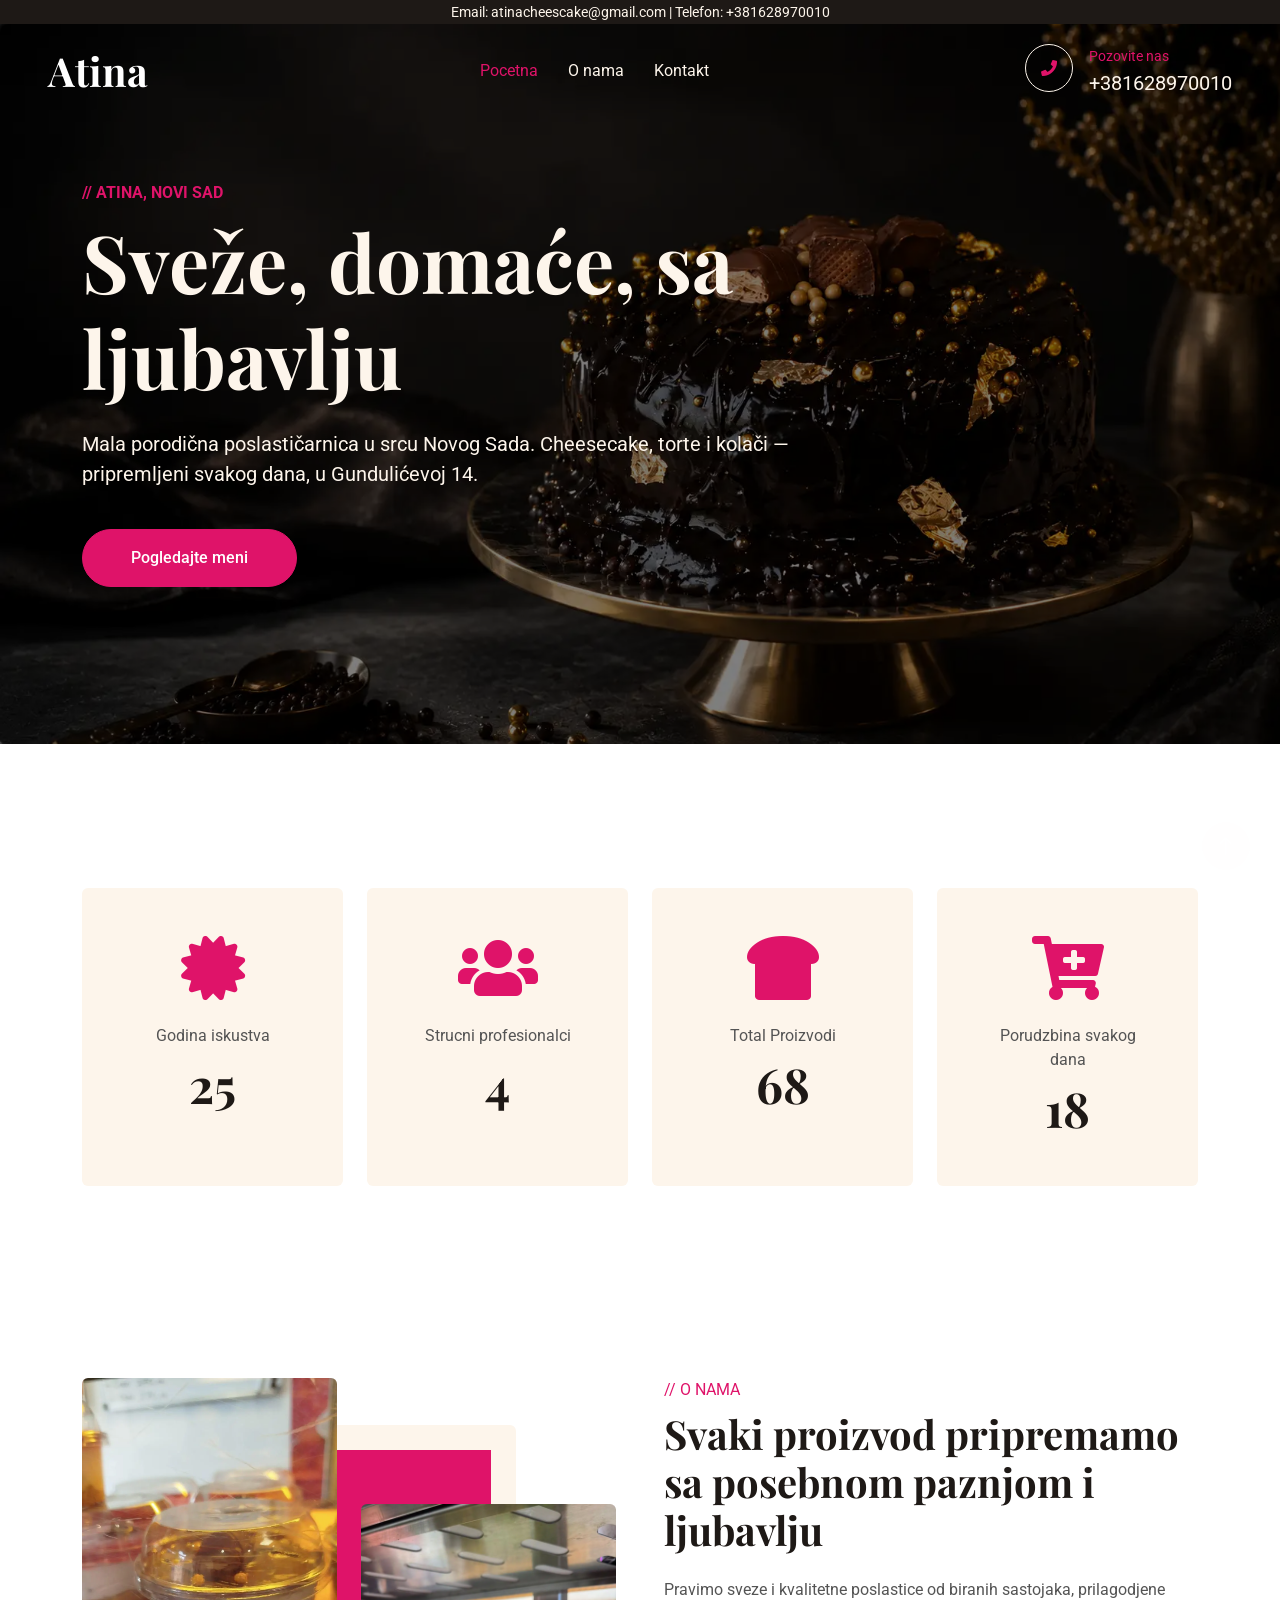
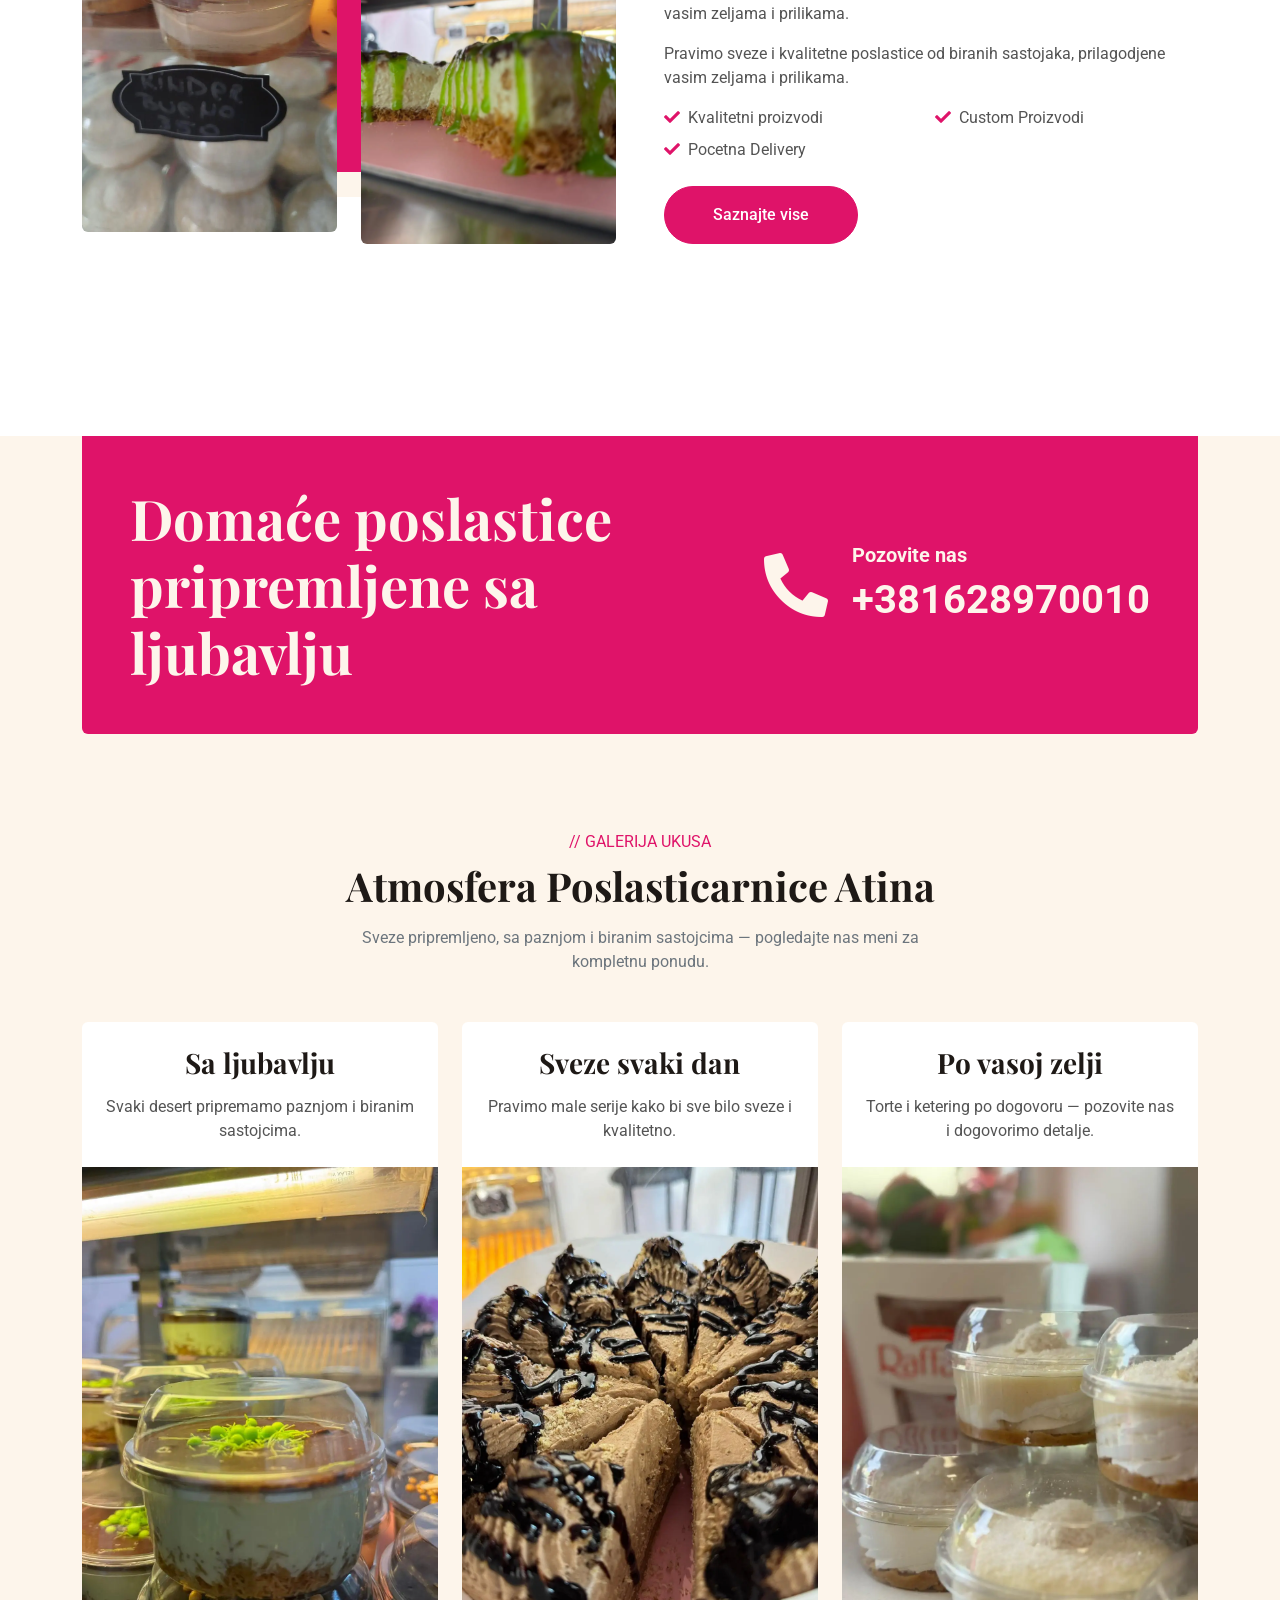
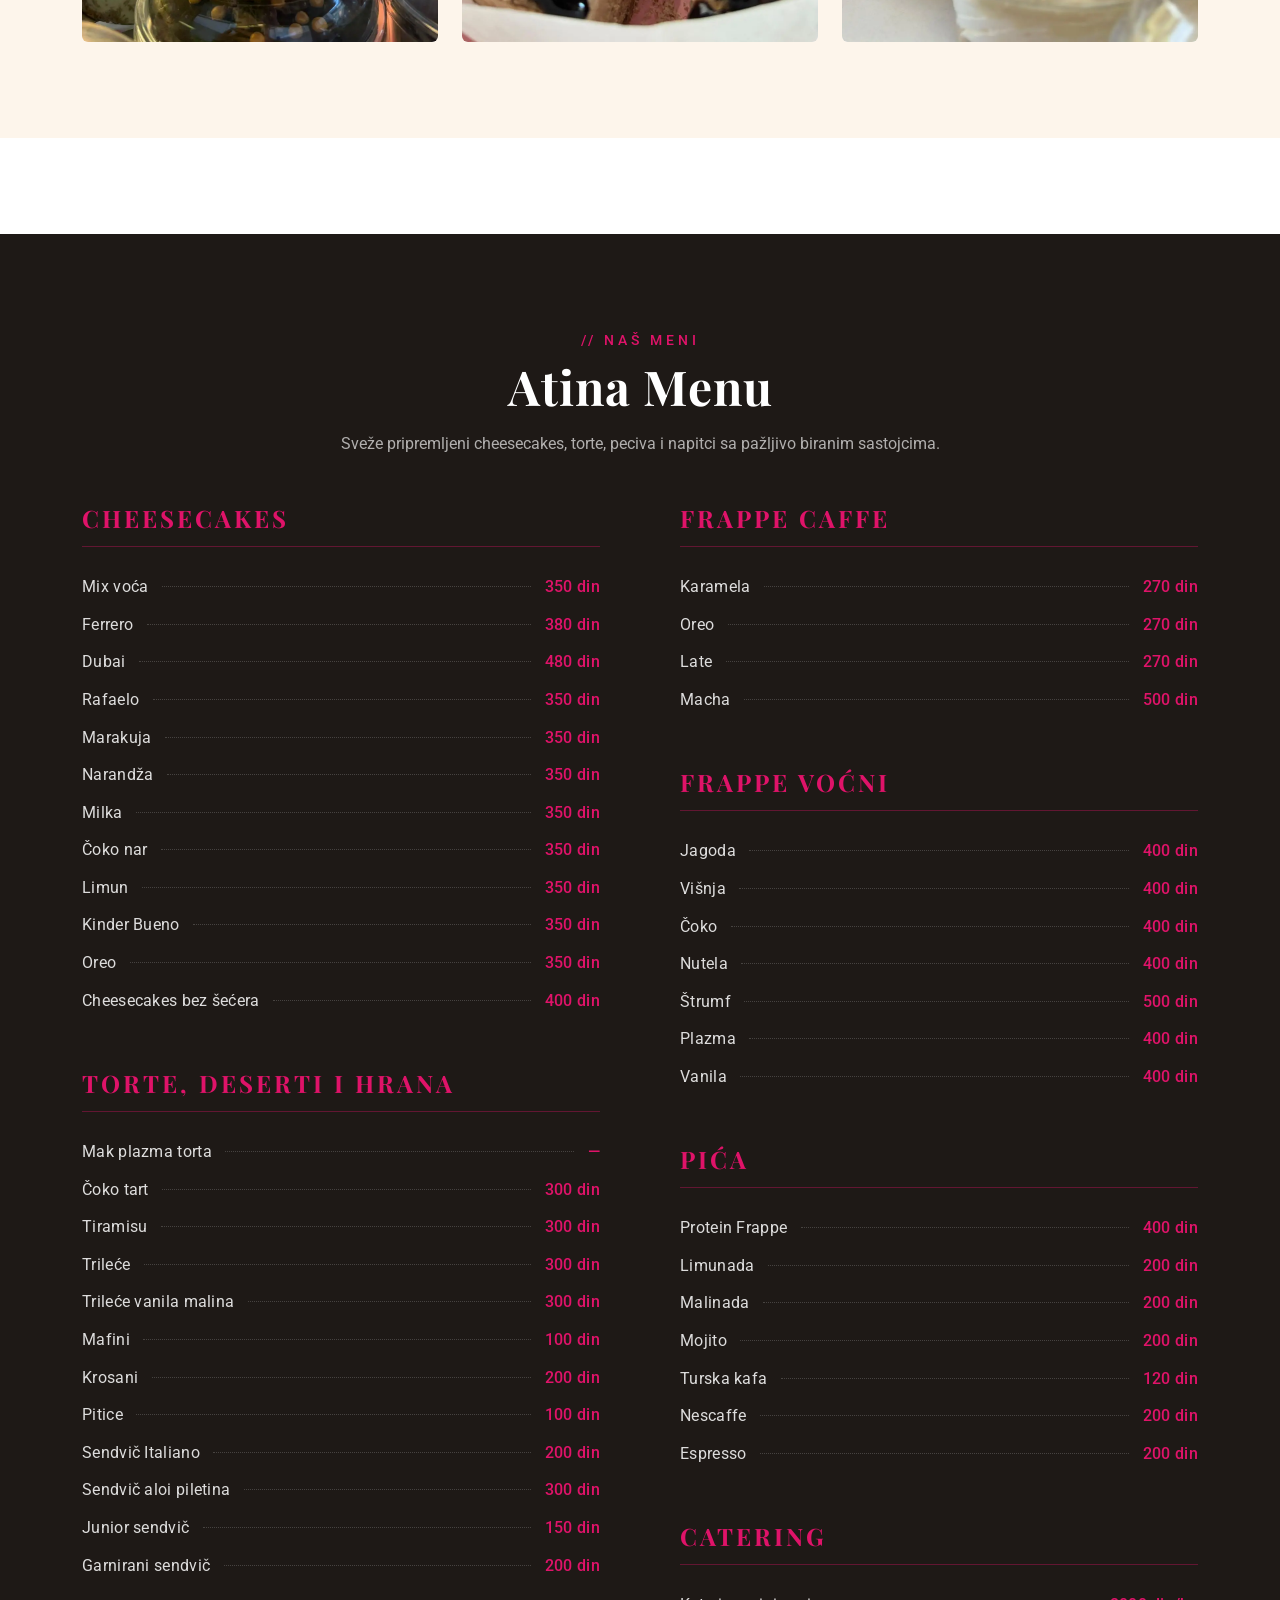
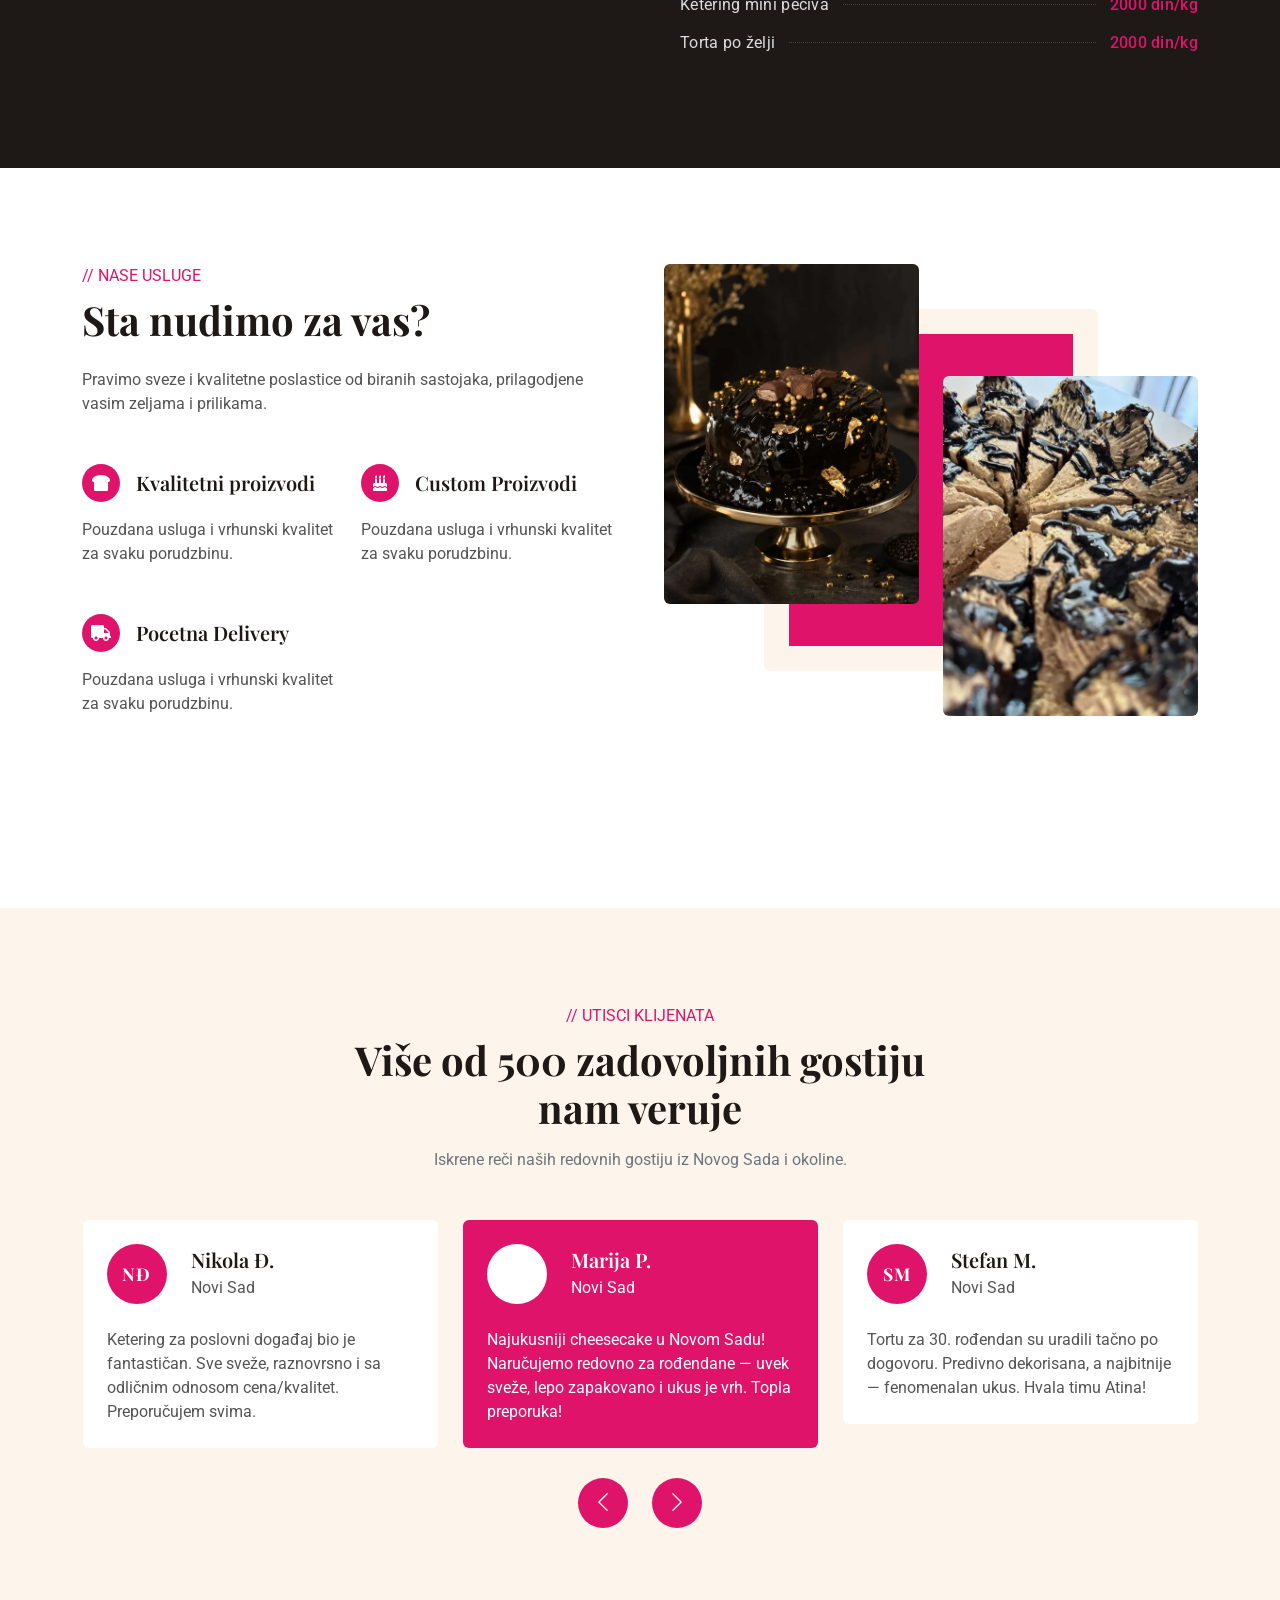
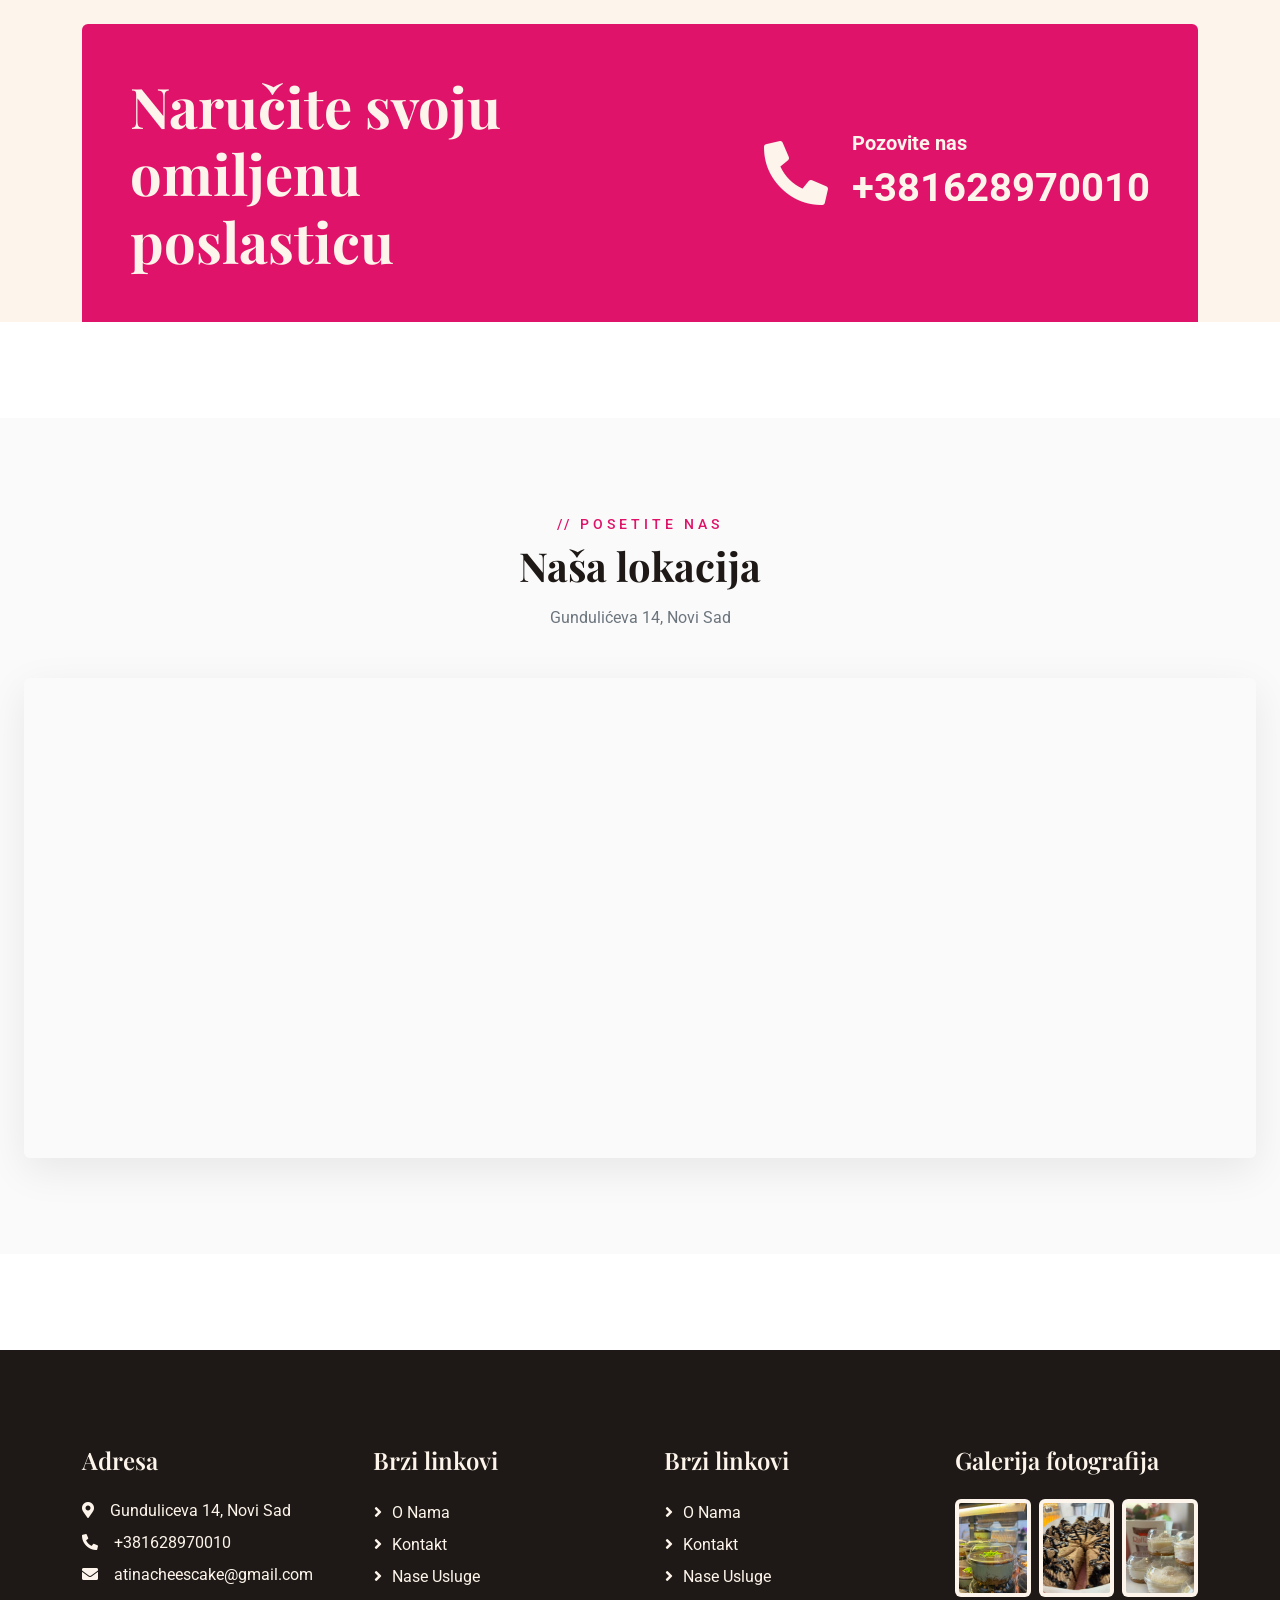
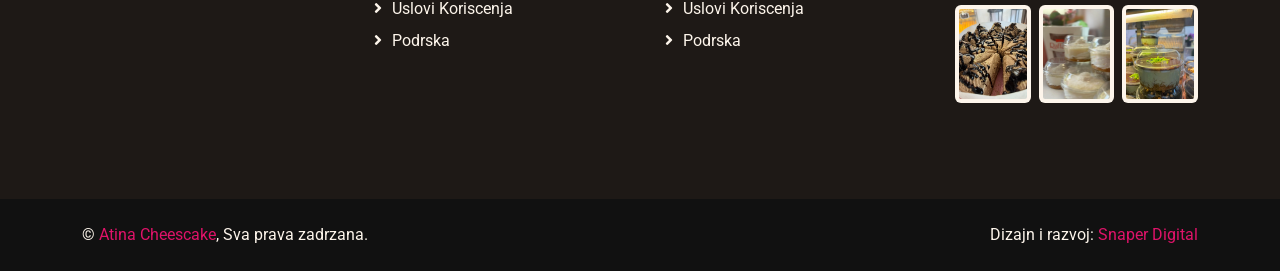
<file: index.html>
<!DOCTYPE html>
<html lang="sr">

<head>
    <meta charset="utf-8">
    <title>Poslastičarnica Atina Novi Sad — Cheesecake, Torte, Frappe | Gundulićeva 14</title>
    <meta name="description" content="Poslastičarnica Atina iz Novog Sada — sveže cheesecake torte (Ferrero, Dubai, Oreo, Rafaelo), domaće torte, tiramisu, trileće, frappe i ketering. Gundulićeva 14, Novi Sad. Pozovite +381 62 897 0010.">
    <meta name="keywords" content="poslastičarnica Novi Sad, cheesecake Novi Sad, torte Novi Sad, Atina poslastičarnica, Ferrero cheesecake, Dubai cheesecake, Oreo cheesecake, Tiramisu Novi Sad, Trileće, frappe Novi Sad, mojito, limunada, ketering Novi Sad, torta po želji, sendviči Novi Sad, Gundulićeva 14">
    <meta name="author" content="Poslastičarnica Atina">
    <meta name="robots" content="index, follow, max-image-preview:large">
    <meta name="viewport" content="width=device-width, initial-scale=1.0">
    <meta name="theme-color" content="#df1369">

    <!-- Geo -->
    <meta name="geo.region" content="RS-VO">
    <meta name="geo.placename" content="Novi Sad">
    <meta name="geo.position" content="45.264182;19.843515">
    <meta name="ICBM" content="45.264182, 19.843515">

    <link rel="canonical" href="https://poslasticarnica-atina.rs/">

    <!-- Open Graph -->
    <meta property="og:type" content="restaurant">
    <meta property="og:locale" content="sr_RS">
    <meta property="og:site_name" content="Poslastičarnica Atina">
    <meta property="og:title" content="Poslastičarnica Atina Novi Sad — Cheesecake, Torte, Frappe | Gundulićeva 14">
    <meta property="og:description" content="Poslastičarnica Atina iz Novog Sada — sveže cheesecake torte (Ferrero, Dubai, Oreo, Rafaelo), domaće torte, tiramisu, trileće, frappe i ketering. Gundulićeva 14, Novi Sad. Pozovite +381 62 897 0010.">
    <meta property="og:url" content="https://poslasticarnica-atina.rs/">
    <meta property="og:image" content="https://poslasticarnica-atina.rs/img/atinaImages/herobg.webp">
    <meta property="og:image:alt" content="Poslastičarnica Atina — Novi Sad">

    <!-- Twitter -->
    <meta name="twitter:card" content="summary_large_image">
    <meta name="twitter:title" content="Poslastičarnica Atina Novi Sad — Cheesecake, Torte, Frappe | Gundulićeva 14">
    <meta name="twitter:description" content="Poslastičarnica Atina iz Novog Sada — sveže cheesecake torte (Ferrero, Dubai, Oreo, Rafaelo), domaće torte, tiramisu, trileće, frappe i ketering. Gundulićeva 14, Novi Sad. Pozovite +381 62 897 0010.">
    <meta name="twitter:image" content="https://poslasticarnica-atina.rs/img/atinaImages/herobg.webp">

    <!-- Favicon -->
    <link href="img/favicon.ico" rel="icon">
    <link rel="apple-touch-icon" href="img/favicon.ico">

    <!-- Google Web Fonts -->
    <link rel="preconnect" href="https://fonts.googleapis.com">
    <link rel="preconnect" href="https://fonts.gstatic.com" crossorigin>
    <link href="https://fonts.googleapis.com/css2?family=Roboto:wght@400;500&family=Playfair+Display:wght@600;700&display=swap" rel="stylesheet">

    <!-- Icon Font Stylesheet -->
    <link href="https://cdnjs.cloudflare.com/ajax/libs/font-awesome/5.10.0/css/all.min.css" rel="stylesheet">
    <link href="https://cdn.jsdelivr.net/npm/bootstrap-icons@1.4.1/font/bootstrap-icons.css" rel="stylesheet">

    <!-- Libraries Stylesheet -->
    <link href="lib/animate/animate.min.css" rel="stylesheet">
    <link href="lib/owlcarousel/assets/owl.carousel.min.css" rel="stylesheet">

    <!-- Customized Bootstrap Stylesheet -->
    <link href="css/bootstrap.min.css" rel="stylesheet">

    <!-- Template Stylesheet -->
    <link href="css/style.css" rel="stylesheet">

    <!-- Structured Data -->
    <script type="application/ld+json">
{
  "@context": "https://schema.org",
  "@type": "Bakery",
  "@id": "https://poslasticarnica-atina.rs/#bakery",
  "sameAs": [
    "https://www.instagram.com/atina_cake_ns/"
  ],
  "name": "Poslastičarnica Atina",
  "alternateName": "Atina Cheesecake",
  "description": "Poslastičarnica Atina iz Novog Sada — sveže pripremljeni cheesecake, domaće torte, frappe, sendviči i ketering.",
  "image": "https://poslasticarnica-atina.rs/img/atinaImages/herobg.webp",
  "logo": "https://poslasticarnica-atina.rs/img/favicon.ico",
  "url": "https://poslasticarnica-atina.rs/",
  "telephone": "+381628970010",
  "email": "atinacheescake@gmail.com",
  "priceRange": "100 - 2000 RSD",
  "currenciesAccepted": "RSD",
  "paymentAccepted": "Cash",
  "address": {
    "@type": "PostalAddress",
    "streetAddress": "Gundulićeva 14",
    "addressLocality": "Novi Sad",
    "addressRegion": "Vojvodina",
    "postalCode": "21000",
    "addressCountry": "RS"
  },
  "geo": {
    "@type": "GeoCoordinates",
    "latitude": 45.264182,
    "longitude": 19.843515
  },
  "areaServed": {
    "@type": "City",
    "name": "Novi Sad"
  },
  "servesCuisine": [
    "Cheesecake",
    "Torte",
    "Deserti",
    "Kafa",
    "Frappe",
    "Sendviči",
    "Ketering"
  ],
  "hasMenu": {
    "@type": "Menu",
    "name": "Atina Menu",
    "inLanguage": "sr",
    "hasMenuSection": [
      {
        "@type": "MenuSection",
        "name": "Cheesecakes",
        "hasMenuItem": [
          {
            "@type": "MenuItem",
            "name": "Cheesecake Mix voća",
            "offers": {
              "@type": "Offer",
              "price": "350",
              "priceCurrency": "RSD"
            }
          },
          {
            "@type": "MenuItem",
            "name": "Cheesecake Ferrero",
            "offers": {
              "@type": "Offer",
              "price": "380",
              "priceCurrency": "RSD"
            }
          },
          {
            "@type": "MenuItem",
            "name": "Cheesecake Dubai",
            "offers": {
              "@type": "Offer",
              "price": "480",
              "priceCurrency": "RSD"
            }
          },
          {
            "@type": "MenuItem",
            "name": "Cheesecake Rafaelo",
            "offers": {
              "@type": "Offer",
              "price": "350",
              "priceCurrency": "RSD"
            }
          },
          {
            "@type": "MenuItem",
            "name": "Cheesecake Marakuja",
            "offers": {
              "@type": "Offer",
              "price": "350",
              "priceCurrency": "RSD"
            }
          },
          {
            "@type": "MenuItem",
            "name": "Cheesecake Narandža",
            "offers": {
              "@type": "Offer",
              "price": "350",
              "priceCurrency": "RSD"
            }
          },
          {
            "@type": "MenuItem",
            "name": "Cheesecake Milka",
            "offers": {
              "@type": "Offer",
              "price": "350",
              "priceCurrency": "RSD"
            }
          },
          {
            "@type": "MenuItem",
            "name": "Cheesecake Čoko nar",
            "offers": {
              "@type": "Offer",
              "price": "350",
              "priceCurrency": "RSD"
            }
          },
          {
            "@type": "MenuItem",
            "name": "Cheesecake Limun",
            "offers": {
              "@type": "Offer",
              "price": "350",
              "priceCurrency": "RSD"
            }
          },
          {
            "@type": "MenuItem",
            "name": "Cheesecake Kinder Bueno",
            "offers": {
              "@type": "Offer",
              "price": "350",
              "priceCurrency": "RSD"
            }
          },
          {
            "@type": "MenuItem",
            "name": "Cheesecake Oreo",
            "offers": {
              "@type": "Offer",
              "price": "350",
              "priceCurrency": "RSD"
            }
          },
          {
            "@type": "MenuItem",
            "name": "Cheesecake bez šećera",
            "offers": {
              "@type": "Offer",
              "price": "400",
              "priceCurrency": "RSD"
            }
          }
        ]
      },
      {
        "@type": "MenuSection",
        "name": "Torte, deserti i hrana",
        "hasMenuItem": [
          {
            "@type": "MenuItem",
            "name": "Mak plazma torta"
          },
          {
            "@type": "MenuItem",
            "name": "Čoko tart",
            "offers": {
              "@type": "Offer",
              "price": "300",
              "priceCurrency": "RSD"
            }
          },
          {
            "@type": "MenuItem",
            "name": "Tiramisu",
            "offers": {
              "@type": "Offer",
              "price": "300",
              "priceCurrency": "RSD"
            }
          },
          {
            "@type": "MenuItem",
            "name": "Trileće",
            "offers": {
              "@type": "Offer",
              "price": "300",
              "priceCurrency": "RSD"
            }
          },
          {
            "@type": "MenuItem",
            "name": "Trileće vanila malina",
            "offers": {
              "@type": "Offer",
              "price": "300",
              "priceCurrency": "RSD"
            }
          },
          {
            "@type": "MenuItem",
            "name": "Mafini",
            "offers": {
              "@type": "Offer",
              "price": "100",
              "priceCurrency": "RSD"
            }
          },
          {
            "@type": "MenuItem",
            "name": "Krosani",
            "offers": {
              "@type": "Offer",
              "price": "200",
              "priceCurrency": "RSD"
            }
          },
          {
            "@type": "MenuItem",
            "name": "Pitice",
            "offers": {
              "@type": "Offer",
              "price": "100",
              "priceCurrency": "RSD"
            }
          },
          {
            "@type": "MenuItem",
            "name": "Sendvič Italiano",
            "offers": {
              "@type": "Offer",
              "price": "200",
              "priceCurrency": "RSD"
            }
          },
          {
            "@type": "MenuItem",
            "name": "Sendvič aloi piletina",
            "offers": {
              "@type": "Offer",
              "price": "300",
              "priceCurrency": "RSD"
            }
          },
          {
            "@type": "MenuItem",
            "name": "Junior sendvič",
            "offers": {
              "@type": "Offer",
              "price": "150",
              "priceCurrency": "RSD"
            }
          },
          {
            "@type": "MenuItem",
            "name": "Garnirani sendvič",
            "offers": {
              "@type": "Offer",
              "price": "200",
              "priceCurrency": "RSD"
            }
          }
        ]
      },
      {
        "@type": "MenuSection",
        "name": "Frappe Caffe",
        "hasMenuItem": [
          {
            "@type": "MenuItem",
            "name": "Frappe Karamela",
            "offers": {
              "@type": "Offer",
              "price": "270",
              "priceCurrency": "RSD"
            }
          },
          {
            "@type": "MenuItem",
            "name": "Frappe Oreo",
            "offers": {
              "@type": "Offer",
              "price": "270",
              "priceCurrency": "RSD"
            }
          },
          {
            "@type": "MenuItem",
            "name": "Frappe Late",
            "offers": {
              "@type": "Offer",
              "price": "270",
              "priceCurrency": "RSD"
            }
          },
          {
            "@type": "MenuItem",
            "name": "Frappe Macha",
            "offers": {
              "@type": "Offer",
              "price": "500",
              "priceCurrency": "RSD"
            }
          }
        ]
      },
      {
        "@type": "MenuSection",
        "name": "Frappe voćni",
        "hasMenuItem": [
          {
            "@type": "MenuItem",
            "name": "Frappe Jagoda",
            "offers": {
              "@type": "Offer",
              "price": "400",
              "priceCurrency": "RSD"
            }
          },
          {
            "@type": "MenuItem",
            "name": "Frappe Višnja",
            "offers": {
              "@type": "Offer",
              "price": "400",
              "priceCurrency": "RSD"
            }
          },
          {
            "@type": "MenuItem",
            "name": "Frappe Čoko",
            "offers": {
              "@type": "Offer",
              "price": "400",
              "priceCurrency": "RSD"
            }
          },
          {
            "@type": "MenuItem",
            "name": "Frappe Nutela",
            "offers": {
              "@type": "Offer",
              "price": "400",
              "priceCurrency": "RSD"
            }
          },
          {
            "@type": "MenuItem",
            "name": "Frappe Štrumf",
            "offers": {
              "@type": "Offer",
              "price": "500",
              "priceCurrency": "RSD"
            }
          },
          {
            "@type": "MenuItem",
            "name": "Frappe Plazma",
            "offers": {
              "@type": "Offer",
              "price": "400",
              "priceCurrency": "RSD"
            }
          },
          {
            "@type": "MenuItem",
            "name": "Frappe Vanila",
            "offers": {
              "@type": "Offer",
              "price": "400",
              "priceCurrency": "RSD"
            }
          }
        ]
      },
      {
        "@type": "MenuSection",
        "name": "Pića",
        "hasMenuItem": [
          {
            "@type": "MenuItem",
            "name": "Protein Frappe",
            "offers": {
              "@type": "Offer",
              "price": "400",
              "priceCurrency": "RSD"
            }
          },
          {
            "@type": "MenuItem",
            "name": "Limunada",
            "offers": {
              "@type": "Offer",
              "price": "200",
              "priceCurrency": "RSD"
            }
          },
          {
            "@type": "MenuItem",
            "name": "Malinada",
            "offers": {
              "@type": "Offer",
              "price": "200",
              "priceCurrency": "RSD"
            }
          },
          {
            "@type": "MenuItem",
            "name": "Mojito",
            "offers": {
              "@type": "Offer",
              "price": "200",
              "priceCurrency": "RSD"
            }
          },
          {
            "@type": "MenuItem",
            "name": "Turska kafa",
            "offers": {
              "@type": "Offer",
              "price": "120",
              "priceCurrency": "RSD"
            }
          },
          {
            "@type": "MenuItem",
            "name": "Nescaffe",
            "offers": {
              "@type": "Offer",
              "price": "200",
              "priceCurrency": "RSD"
            }
          },
          {
            "@type": "MenuItem",
            "name": "Espresso",
            "offers": {
              "@type": "Offer",
              "price": "200",
              "priceCurrency": "RSD"
            }
          }
        ]
      },
      {
        "@type": "MenuSection",
        "name": "Catering",
        "hasMenuItem": [
          {
            "@type": "MenuItem",
            "name": "Ketering mini peciva — 2000 din/kg",
            "offers": {
              "@type": "Offer",
              "price": "2000",
              "priceCurrency": "RSD"
            }
          },
          {
            "@type": "MenuItem",
            "name": "Torta po želji — 2000 din/kg",
            "offers": {
              "@type": "Offer",
              "price": "2000",
              "priceCurrency": "RSD"
            }
          }
        ]
      }
    ]
  }
}
    </script>
    <script type="application/ld+json">
{
  "@context": "https://schema.org",
  "@type": "WebSite",
  "@id": "https://poslasticarnica-atina.rs/#website",
  "url": "https://poslasticarnica-atina.rs/",
  "name": "Poslastičarnica Atina",
  "inLanguage": "sr-RS",
  "publisher": {
    "@id": "https://poslasticarnica-atina.rs/#bakery"
  }
}
    </script>
</head>

<body>
    <!-- Spinner Start -->
    <div id="spinner" class="show bg-white position-fixed translate-middle w-100 vh-100 top-50 start-50 d-flex align-items-center justify-content-center">
        <div class="spinner-grow text-primary" role="status"></div>
    </div>
    <!-- Spinner End -->

    <!-- Topbar Start -->
    <div class="container-fluid top-bar bg-dark text-light px-0 wow fadeIn" data-wow-delay="0.1s">
        <div class="row gx-0 align-items-center d-none d-lg-flex">
            <div class="col-12 px-5 text-center">
                <small>Email: atinacheescake@gmail.com | Telefon: <a href="tel:+381628970010" class="text-reset text-decoration-none">+381628970010</a></small>
            </div>
        </div>
    </div>
    <!-- Topbar End -->

    <!-- Navbar Start -->
    <nav class="navbar navbar-expand-lg navbar-dark fixed-top py-lg-0 px-lg-5 wow fadeIn" data-wow-delay="0.1s">
        <a href="index.html" class="navbar-brand ms-4 ms-lg-0">
            <h1 class="text-white m-0">Atina</h1>
        </a>
        <button type="button" class="navbar-toggler me-4" data-bs-toggle="collapse" data-bs-target="#navbarCollapse" aria-controls="navbarCollapse" aria-expanded="false" aria-label="Otvorite glavnu navigaciju">
            <span class="navbar-toggler-icon"></span>
        </button>
        <div class="collapse navbar-collapse" id="navbarCollapse">
            <div class="navbar-nav mx-auto p-4 p-lg-0">
                <a href="index.html" class="nav-item nav-link active">Pocetna</a>
                <a href="about.html" class="nav-item nav-link">O nama</a>
                <a href="contact.html" class="nav-item nav-link">Kontakt</a>
            </div>
            <div class=" d-none d-lg-flex">
                <div class="flex-shrink-0 btn-lg-square border border-light rounded-circle">
                    <i class="fa fa-phone text-primary"></i>
                </div>
                <div class="ps-3">
                    <small class="text-primary mb-0">Pozovite nas</small>
                    <p class="text-light fs-5 mb-0"><a href="tel:+381628970010" class="text-reset text-decoration-none">+381628970010</a></p>
                </div>
            </div>
        </div>
    </nav>
    <!-- Navbar End -->

    <!-- Hero Start -->
    <section class="hero position-relative wow fadeIn" data-wow-delay="0.1s">
        <img class="hero-image" src="img/atinaImages/herobg.webp" alt="Poslasticarnica Atina, Gundulićeva 14, Novi Sad — domaće cheesecake torte i poslastice" loading="eager" fetchpriority="high" decoding="async">
        <div class="hero-overlay" aria-hidden="true"></div>
        <div class="hero-content">
            <div class="container">
                <div class="row justify-content-start">
                    <div class="col-lg-8">
                        <p class="text-primary text-uppercase fw-bold mb-2">// Atina, Novi Sad</p>
                        <h1 class="display-1 text-light mb-4 animated slideInDown">Svežе, domaće, sa ljubavlju</h1>
                        <p class="text-light fs-5 mb-4 pb-3">Mala porodična poslastičarnica u srcu Novog Sada. Cheesecake, torte i kolači — pripremljeni svakog dana, u Gundulićevoj 14.</p>
                        <a href="#menu" class="btn btn-primary rounded-pill py-3 px-5" aria-label="Pogledajte ceo meni Poslasticarnice Atina">Pogledajte meni</a>
                    </div>
                </div>
            </div>
        </div>
    </section>
    <!-- Hero End -->

    <!-- Facts Start -->
    <div class="container-xxl py-6">
        <div class="container">
            <div class="row g-4">
                <div class="col-lg-3 col-md-6 wow fadeIn" data-wow-delay="0.1s">
                    <div class="fact-item bg-light rounded text-center h-100 p-5">
                        <i class="fa fa-certificate fa-4x text-primary mb-4"></i>
                        <p class="mb-2">Godina iskustva</p>
                        <h1 class="display-5 mb-0" data-toggle="counter-up">50</h1>
                    </div>
                </div>
                <div class="col-lg-3 col-md-6 wow fadeIn" data-wow-delay="0.3s">
                    <div class="fact-item bg-light rounded text-center h-100 p-5">
                        <i class="fa fa-users fa-4x text-primary mb-4"></i>
                        <p class="mb-2">Strucni profesionalci</p>
                        <h1 class="display-5 mb-0" data-toggle="counter-up">8</h1>
                    </div>
                </div>
                <div class="col-lg-3 col-md-6 wow fadeIn" data-wow-delay="0.5s">
                    <div class="fact-item bg-light rounded text-center h-100 p-5">
                        <i class="fa fa-bread-slice fa-4x text-primary mb-4"></i>
                        <p class="mb-2">Total Proizvodi</p>
                        <h1 class="display-5 mb-0" data-toggle="counter-up">135</h1>
                    </div>
                </div>
                <div class="col-lg-3 col-md-6 wow fadeIn" data-wow-delay="0.7s">
                    <div class="fact-item bg-light rounded text-center h-100 p-5">
                        <i class="fa fa-cart-plus fa-4x text-primary mb-4"></i>
                        <p class="mb-2">Porudzbina svakog dana</p>
                        <h1 class="display-5 mb-0" data-toggle="counter-up">35</h1>
                    </div>
                </div>
            </div>
        </div>
    </div>
    <!-- Facts End -->

    <!-- O nama Start -->
    <div class="container-xxl py-6">
        <div class="container">
            <div class="row g-5">
                <div class="col-lg-6 wow fadeInUp" data-wow-delay="0.1s">
                    <div class="row img-twice position-relative h-100">
                        <div class="col-6">
                            <img class="img-fluid rounded" src="img/atinaImages/atina-01.webp" alt="Sveze pripremljeni cheesecake u Poslasticarnici Atina" loading="lazy" decoding="async">
                        </div>
                        <div class="col-6 align-self-end">
                            <img class="img-fluid rounded" src="img/atinaImages/atina-02.webp" alt="Domace torte u Poslasticarnici Atina, Gunduliceva 14, Novi Sad" loading="lazy" decoding="async">
                        </div>
                    </div>
                </div>
                <div class="col-lg-6 wow fadeInUp" data-wow-delay="0.5s">
                    <div class="h-100">
                        <p class="text-primary text-uppercase mb-2">// O nama</p>
                        <h1 class="display-6 mb-4">Svaki proizvod pripremamo sa posebnom paznjom i ljubavlju</h1>
                        <p>Pravimo sveze i kvalitetne poslastice od biranih sastojaka, prilagodjene vasim zeljama i prilikama.</p>
                        <p>Pravimo sveze i kvalitetne poslastice od biranih sastojaka, prilagodjene vasim zeljama i prilikama.</p>
                        <div class="row g-2 mb-4">
                            <div class="col-sm-6">
                                <i class="fa fa-check text-primary me-2"></i>Kvalitetni proizvodi
                            </div>
                            <div class="col-sm-6">
                                <i class="fa fa-check text-primary me-2"></i>Custom Proizvodi
                            </div>
                            <div class="col-sm-6">
                                <i class="fa fa-check text-primary me-2"></i>Pocetna Delivery
                            </div>
                        </div>
                        <a class="btn btn-primary rounded-pill py-3 px-5" href="contact.html" aria-label="Saznajte vise — pogledajte kontakt i porudzbine">Saznajte vise</a>
                    </div>
                </div>
            </div>
        </div>
    </div>
    <!-- O nama End -->

    <!-- Product Start -->
    <div class="container-xxl bg-light my-6 py-6 pt-0">
        <div class="container">
            <div class="bg-primary text-light rounded-bottom p-5 my-6 mt-0 wow fadeInUp" data-wow-delay="0.1s">
                <div class="row g-4 align-items-center">
                    <div class="col-lg-6">
                        <h1 class="display-4 text-light mb-0">Domaće poslastice pripremljene sa ljubavlju</h1>
                    </div>
                    <div class="col-lg-6 text-lg-end">
                        <div class="d-inline-flex align-items-center text-start">
                            <i class="fa fa-phone-alt fa-4x flex-shrink-0"></i>
                            <div class="ms-4">
                                <p class="fs-5 fw-bold mb-0">Pozovite nas</p>
                                <p class="fs-1 fw-bold mb-0"><a href="tel:+381628970010" class="text-reset text-decoration-none">+381628970010</a></p>
                            </div>
                        </div>
                    </div>
                </div>
            </div>
            <div class="text-center mx-auto mb-5 wow fadeInUp" data-wow-delay="0.1s" style="max-width: 600px;">
                <p class="text-primary text-uppercase mb-2">// Galerija ukusa</p>
                <h1 class="display-6 mb-3">Atmosfera Poslasticarnice Atina</h1>
                <p class="mb-0 text-muted">Sveze pripremljeno, sa paznjom i biranim sastojcima — pogledajte nas meni za kompletnu ponudu.</p>
            </div>
            <div class="row g-4">
                <div class="col-lg-4 col-md-6 wow fadeInUp" data-wow-delay="0.1s">
                    <div class="product-item d-flex flex-column bg-white rounded overflow-hidden h-100">
                        <div class="text-center p-4">
                            <h3 class="mb-3">Sa ljubavlju</h3>
                            <span>Svaki desert pripremamo paznjom i biranim sastojcima.</span>
                        </div>
                        <div class="position-relative mt-auto">
                            <img class="img-fluid" src="img/atinaImages/atina-03.webp" alt="Poslastice iz Poslasticarnice Atina, Novi Sad" loading="lazy" decoding="async">
                            <div class="product-overlay">
                                <a class="btn btn-lg-square btn-outline-light rounded-circle" href="#menu" aria-label="Pogledajte ceo meni Poslasticarnice Atina"><i class="fa fa-eye text-primary" aria-hidden="true"></i></a>
                            </div>
                        </div>
                    </div>
                </div>
                <div class="col-lg-4 col-md-6 wow fadeInUp" data-wow-delay="0.3s">
                    <div class="product-item d-flex flex-column bg-white rounded overflow-hidden h-100">
                        <div class="text-center p-4">
                            <h3 class="mb-3">Sveze svaki dan</h3>
                            <span>Pravimo male serije kako bi sve bilo sveze i kvalitetno.</span>
                        </div>
                        <div class="position-relative mt-auto">
                            <img class="img-fluid" src="img/atinaImages/atina-04.webp" alt="Sveze pripremljeno u Poslasticarnici Atina, Novi Sad" loading="lazy" decoding="async">
                            <div class="product-overlay">
                                <a class="btn btn-lg-square btn-outline-light rounded-circle" href="#menu" aria-label="Pogledajte ceo meni Poslasticarnice Atina"><i class="fa fa-eye text-primary" aria-hidden="true"></i></a>
                            </div>
                        </div>
                    </div>
                </div>
                <div class="col-lg-4 col-md-6 wow fadeInUp" data-wow-delay="0.5s">
                    <div class="product-item d-flex flex-column bg-white rounded overflow-hidden h-100">
                        <div class="text-center p-4">
                            <h3 class="mb-3">Po vasoj zelji</h3>
                            <span>Torte i ketering po dogovoru — pozovite nas i dogovorimo detalje.</span>
                        </div>
                        <div class="position-relative mt-auto">
                            <img class="img-fluid" src="img/atinaImages/atina-05.webp" alt="Atina poslasticarnica — kvalitetni domaci ukusi" loading="lazy" decoding="async">
                            <div class="product-overlay">
                                <a class="btn btn-lg-square btn-outline-light rounded-circle" href="#menu" aria-label="Pogledajte ceo meni Poslasticarnice Atina"><i class="fa fa-eye text-primary" aria-hidden="true"></i></a>
                            </div>
                        </div>
                    </div>
                </div>
            </div>
        </div>
    </div>
    <!-- Product End -->

    <!-- Menu Start -->
    <section id="menu" class="menu-section py-6 wow fadeIn" data-wow-delay="0.1s">
        <div class="container">
            <div class="text-center mx-auto mb-6" style="max-width: 600px;">
                <p class="section-tag mb-2">// Naš meni</p>
                <h1 class="display-5 section-title mb-3">Atina Menu</h1>
                <p class="mb-5" style="color: rgba(255,255,255,0.65);">Sveže pripremljeni cheesecakes, torte, peciva i napitci sa pažljivo biranim sastojcima.</p>
            </div>

            <div class="menu-grid">
                <div class="menu-category">
                    <h3 class="menu-category-title">Cheesecakes</h3>
                    <div class="menu-item"><span class="menu-item__name">Mix voća</span><span class="menu-item__leader"></span><span class="menu-item__price">350 din</span></div>
                    <div class="menu-item"><span class="menu-item__name">Ferrero</span><span class="menu-item__leader"></span><span class="menu-item__price">380 din</span></div>
                    <div class="menu-item"><span class="menu-item__name">Dubai</span><span class="menu-item__leader"></span><span class="menu-item__price">480 din</span></div>
                    <div class="menu-item"><span class="menu-item__name">Rafaelo</span><span class="menu-item__leader"></span><span class="menu-item__price">350 din</span></div>
                    <div class="menu-item"><span class="menu-item__name">Marakuja</span><span class="menu-item__leader"></span><span class="menu-item__price">350 din</span></div>
                    <div class="menu-item"><span class="menu-item__name">Narandža</span><span class="menu-item__leader"></span><span class="menu-item__price">350 din</span></div>
                    <div class="menu-item"><span class="menu-item__name">Milka</span><span class="menu-item__leader"></span><span class="menu-item__price">350 din</span></div>
                    <div class="menu-item"><span class="menu-item__name">Čoko nar</span><span class="menu-item__leader"></span><span class="menu-item__price">350 din</span></div>
                    <div class="menu-item"><span class="menu-item__name">Limun</span><span class="menu-item__leader"></span><span class="menu-item__price">350 din</span></div>
                    <div class="menu-item"><span class="menu-item__name">Kinder Bueno</span><span class="menu-item__leader"></span><span class="menu-item__price">350 din</span></div>
                    <div class="menu-item"><span class="menu-item__name">Oreo</span><span class="menu-item__leader"></span><span class="menu-item__price">350 din</span></div>
                    <div class="menu-item"><span class="menu-item__name">Cheesecakes bez šećera</span><span class="menu-item__leader"></span><span class="menu-item__price">400 din</span></div>
                </div>

                <div class="menu-category">
                    <h3 class="menu-category-title">Torte, deserti i hrana</h3>
                    <div class="menu-item"><span class="menu-item__name">Mak plazma torta</span><span class="menu-item__leader"></span><span class="menu-item__price">—</span></div>
                    <div class="menu-item"><span class="menu-item__name">Čoko tart</span><span class="menu-item__leader"></span><span class="menu-item__price">300 din</span></div>
                    <div class="menu-item"><span class="menu-item__name">Tiramisu</span><span class="menu-item__leader"></span><span class="menu-item__price">300 din</span></div>
                    <div class="menu-item"><span class="menu-item__name">Trileće</span><span class="menu-item__leader"></span><span class="menu-item__price">300 din</span></div>
                    <div class="menu-item"><span class="menu-item__name">Trileće vanila malina</span><span class="menu-item__leader"></span><span class="menu-item__price">300 din</span></div>
                    <div class="menu-item"><span class="menu-item__name">Mafini</span><span class="menu-item__leader"></span><span class="menu-item__price">100 din</span></div>
                    <div class="menu-item"><span class="menu-item__name">Krosani</span><span class="menu-item__leader"></span><span class="menu-item__price">200 din</span></div>
                    <div class="menu-item"><span class="menu-item__name">Pitice</span><span class="menu-item__leader"></span><span class="menu-item__price">100 din</span></div>
                    <div class="menu-item"><span class="menu-item__name">Sendvič Italiano</span><span class="menu-item__leader"></span><span class="menu-item__price">200 din</span></div>
                    <div class="menu-item"><span class="menu-item__name">Sendvič aloi piletina</span><span class="menu-item__leader"></span><span class="menu-item__price">300 din</span></div>
                    <div class="menu-item"><span class="menu-item__name">Junior sendvič</span><span class="menu-item__leader"></span><span class="menu-item__price">150 din</span></div>
                    <div class="menu-item"><span class="menu-item__name">Garnirani sendvič</span><span class="menu-item__leader"></span><span class="menu-item__price">200 din</span></div>
                </div>

                <div class="menu-category">
                    <h3 class="menu-category-title">Frappe Caffe</h3>
                    <div class="menu-item"><span class="menu-item__name">Karamela</span><span class="menu-item__leader"></span><span class="menu-item__price">270 din</span></div>
                    <div class="menu-item"><span class="menu-item__name">Oreo</span><span class="menu-item__leader"></span><span class="menu-item__price">270 din</span></div>
                    <div class="menu-item"><span class="menu-item__name">Late</span><span class="menu-item__leader"></span><span class="menu-item__price">270 din</span></div>
                    <div class="menu-item"><span class="menu-item__name">Macha</span><span class="menu-item__leader"></span><span class="menu-item__price">500 din</span></div>
                </div>

                <div class="menu-category">
                    <h3 class="menu-category-title">Frappe voćni</h3>
                    <div class="menu-item"><span class="menu-item__name">Jagoda</span><span class="menu-item__leader"></span><span class="menu-item__price">400 din</span></div>
                    <div class="menu-item"><span class="menu-item__name">Višnja</span><span class="menu-item__leader"></span><span class="menu-item__price">400 din</span></div>
                    <div class="menu-item"><span class="menu-item__name">Čoko</span><span class="menu-item__leader"></span><span class="menu-item__price">400 din</span></div>
                    <div class="menu-item"><span class="menu-item__name">Nutela</span><span class="menu-item__leader"></span><span class="menu-item__price">400 din</span></div>
                    <div class="menu-item"><span class="menu-item__name">Štrumf</span><span class="menu-item__leader"></span><span class="menu-item__price">500 din</span></div>
                    <div class="menu-item"><span class="menu-item__name">Plazma</span><span class="menu-item__leader"></span><span class="menu-item__price">400 din</span></div>
                    <div class="menu-item"><span class="menu-item__name">Vanila</span><span class="menu-item__leader"></span><span class="menu-item__price">400 din</span></div>
                </div>

                <div class="menu-category">
                    <h3 class="menu-category-title">Pića</h3>
                    <div class="menu-item"><span class="menu-item__name">Protein Frappe</span><span class="menu-item__leader"></span><span class="menu-item__price">400 din</span></div>
                    <div class="menu-item"><span class="menu-item__name">Limunada</span><span class="menu-item__leader"></span><span class="menu-item__price">200 din</span></div>
                    <div class="menu-item"><span class="menu-item__name">Malinada</span><span class="menu-item__leader"></span><span class="menu-item__price">200 din</span></div>
                    <div class="menu-item"><span class="menu-item__name">Mojito</span><span class="menu-item__leader"></span><span class="menu-item__price">200 din</span></div>
                    <div class="menu-item"><span class="menu-item__name">Turska kafa</span><span class="menu-item__leader"></span><span class="menu-item__price">120 din</span></div>
                    <div class="menu-item"><span class="menu-item__name">Nescaffe</span><span class="menu-item__leader"></span><span class="menu-item__price">200 din</span></div>
                    <div class="menu-item"><span class="menu-item__name">Espresso</span><span class="menu-item__leader"></span><span class="menu-item__price">200 din</span></div>
                </div>

                <div class="menu-category">
                    <h3 class="menu-category-title">Catering</h3>
                    <div class="menu-item"><span class="menu-item__name">Ketering mini peciva</span><span class="menu-item__leader"></span><span class="menu-item__price">2000 din/kg</span></div>
                    <div class="menu-item"><span class="menu-item__name">Torta po želji</span><span class="menu-item__leader"></span><span class="menu-item__price">2000 din/kg</span></div>
                </div>
            </div>
        </div>
    </section>
    <!-- Menu End -->

    <!-- Service Start -->
    <div class="container-xxl py-6">
        <div class="container">
            <div class="row g-5">
                <div class="col-lg-6 wow fadeInUp" data-wow-delay="0.1s">
                    <p class="text-primary text-uppercase mb-2">// Nase usluge</p>
                    <h1 class="display-6 mb-4">Sta nudimo za vas?</h1>
                    <p class="mb-5">Pravimo sveze i kvalitetne poslastice od biranih sastojaka, prilagodjene vasim zeljama i prilikama.</p>
                    <div class="row gy-5 gx-4">
                        <div class="col-sm-6 wow fadeIn" data-wow-delay="0.1s">
                            <div class="d-flex align-items-center mb-3">
                                <div class="flex-shrink-0 btn-square bg-primary rounded-circle me-3">
                                    <i class="fa fa-bread-slice text-white"></i>
                                </div>
                                <h5 class="mb-0">Kvalitetni proizvodi</h5>
                            </div>
                            <span>Pouzdana usluga i vrhunski kvalitet za svaku porudzbinu.</span>
                        </div>
                        <div class="col-sm-6 wow fadeIn" data-wow-delay="0.2s">
                            <div class="d-flex align-items-center mb-3">
                                <div class="flex-shrink-0 btn-square bg-primary rounded-circle me-3">
                                    <i class="fa fa-birthday-cake text-white"></i>
                                </div>
                                <h5 class="mb-0">Custom Proizvodi</h5>
                            </div>
                            <span>Pouzdana usluga i vrhunski kvalitet za svaku porudzbinu.</span>
                        </div>
                        <div class="col-sm-6 wow fadeIn" data-wow-delay="0.4s">
                            <div class="d-flex align-items-center mb-3">
                                <div class="flex-shrink-0 btn-square bg-primary rounded-circle me-3">
                                    <i class="fa fa-truck text-white"></i>
                                </div>
                                <h5 class="mb-0">Pocetna Delivery</h5>
                            </div>
                            <span>Pouzdana usluga i vrhunski kvalitet za svaku porudzbinu.</span>
                        </div>
                    </div>
                </div>
                <div class="col-lg-6 wow fadeInUp" data-wow-delay="0.5s">
                    <div class="row img-twice position-relative h-100">
                        <div class="col-6">
                            <img class="img-fluid rounded" src="img/atinaImages/cokotorta.webp" alt="Priprema cheesecake torti u Atina poslasticarnici" loading="lazy" decoding="async">
                        </div>
                        <div class="col-6 align-self-end">
                            <img class="img-fluid rounded" src="img/atinaImages/atina-07.webp" alt="Atina poslasticarnica — vrhunski sastojci i sveza priprema" loading="lazy" decoding="async">
                        </div>
                    </div>
                </div>
            </div>
        </div>
    </div>
    <!-- Service End -->

    <!-- Testimonial Start -->
    <div class="container-xxl bg-light my-6 py-6 pb-0">
        <div class="container">
            <div class="text-center mx-auto mb-5 wow fadeInUp" data-wow-delay="0.1s" style="max-width: 600px;">
                <p class="text-primary text-uppercase mb-2">// Utisci klijenata</p>
                <h2 class="display-6 mb-3">Više od 500 zadovoljnih gostiju nam veruje</h2>
                <p class="mb-0 text-muted">Iskrene reči naših redovnih gostiju iz Novog Sada i okoline.</p>
            </div>
            <div class="owl-carousel testimonial-carousel wow fadeInUp" data-wow-delay="0.1s">
                <div class="testimonial-item bg-white rounded p-4">
                    <div class="d-flex align-items-center mb-4">
                        <div class="testimonial-avatar" aria-hidden="true">MP</div>
                        <div class="ms-4">
                            <h5 class="mb-1">Marija P.</h5>
                            <span>Novi Sad</span>
                        </div>
                    </div>
                    <p class="mb-0">Najukusniji cheesecake u Novom Sadu! Naručujemo redovno za rođendane — uvek sveže, lepo zapakovano i ukus je vrh. Topla preporuka!</p>
                </div>
                <div class="testimonial-item bg-white rounded p-4">
                    <div class="d-flex align-items-center mb-4">
                        <div class="testimonial-avatar" aria-hidden="true">SM</div>
                        <div class="ms-4">
                            <h5 class="mb-1">Stefan M.</h5>
                            <span>Novi Sad</span>
                        </div>
                    </div>
                    <p class="mb-0">Tortu za 30. rođendan su uradili tačno po dogovoru. Predivno dekorisana, a najbitnije — fenomenalan ukus. Hvala timu Atina!</p>
                </div>
                <div class="testimonial-item bg-white rounded p-4">
                    <div class="d-flex align-items-center mb-4">
                        <div class="testimonial-avatar" aria-hidden="true">AS</div>
                        <div class="ms-4">
                            <h5 class="mb-1">Ana S.</h5>
                            <span>Petrovaradin</span>
                        </div>
                    </div>
                    <p class="mb-0">Probali smo Dubai cheesecake i Ferrero — oba savršena. Ljubazno osoblje, sveže poslastice svaki dan. Vraćamo se sigurno!</p>
                </div>
                <div class="testimonial-item bg-white rounded p-4">
                    <div class="d-flex align-items-center mb-4">
                        <div class="testimonial-avatar" aria-hidden="true">NĐ</div>
                        <div class="ms-4">
                            <h5 class="mb-1">Nikola Đ.</h5>
                            <span>Novi Sad</span>
                        </div>
                    </div>
                    <p class="mb-0">Ketering za poslovni događaj bio je fantastičan. Sve sveže, raznovrsno i sa odličnim odnosom cena/kvalitet. Preporučujem svima.</p>
                </div>
            </div>
            <div class="bg-primary text-light rounded-top p-5 my-6 mb-0 wow fadeInUp" data-wow-delay="0.1s">
                <div class="row g-4 align-items-center">
                    <div class="col-md-6">
                        <h1 class="display-4 text-light mb-0">Naručite svoju omiljenu poslasticu</h1>
                    </div>
                    <div class="col-md-6 text-md-end">
                        <a href="tel:+381628970010" class="text-reset text-decoration-none d-inline-flex align-items-center text-start">
                            <i class="fa fa-phone-alt fa-4x flex-shrink-0"></i>
                            <div class="ms-4">
                                <p class="fs-5 fw-bold mb-0">Pozovite nas</p>
                                <p class="fs-1 fw-bold mb-0">+381628970010</p>
                            </div>
                        </a>
                    </div>
                </div>
            </div>
        </div>
    </div>
    <!-- Testimonial End -->

    <!-- Map Start -->
    <section class="map-section py-6 wow fadeIn" data-wow-delay="0.1s">
        <div class="container">
            <div class="text-center mx-auto mb-5" style="max-width: 600px;">
                <p class="section-tag mb-2">// Posetite nas</p>
                <h1 class="display-6 mb-3">Naša lokacija</h1>
                <p class="mb-0 text-muted">Gundulićeva 14, Novi Sad</p>
            </div>
        </div>
        <div class="container-xxl px-0 px-md-4">
            <div class="map-frame rounded overflow-hidden">
                <iframe
                    src="https://www.google.com/maps/embed?pb=!1m18!1m12!1m3!1d2808.189399172141!2d19.84351557644115!3d45.264182046761896!2m3!1f0!2f0!3f0!3m2!1i1024!2i768!4f13.1!3m3!1m2!1s0x475b105e4e925bc7%3A0xd3b0591b3616550e!2sGunduli%C4%87eva%2014%2C%20Novi%20Sad!5e0!3m2!1sen!2srs!4v1779754227739!5m2!1sen!2srs"
                    allowfullscreen=""
                    loading="lazy"
                    referrerpolicy="no-referrer-when-downgrade"
                    title="Atina Cheescake - Gundulićeva 14, Novi Sad"></iframe>
            </div>
        </div>
    </section>
    <!-- Map End -->

    <!-- Footer Start -->
    <div class="container-fluid bg-dark text-light footer my-6 mb-0 py-5 wow fadeIn" data-wow-delay="0.1s">
        <div class="container py-5">
            <div class="row g-5">
                <div class="col-lg-3 col-md-6">
                    <h4 class="text-light mb-4">Adresa</h4>
                    <p class="mb-2"><i class="fa fa-map-marker-alt me-3"></i>Gunduliceva 14, Novi Sad</p>
                    <p class="mb-2"><i class="fa fa-phone-alt me-3"></i><a href="tel:+381628970010" class="text-reset text-decoration-none">+381628970010</a></p>
                    <p class="mb-2"><i class="fa fa-envelope me-3"></i>atinacheescake@gmail.com</p>
                </div>
                <div class="col-lg-3 col-md-6">
                    <h4 class="text-light mb-4">Brzi linkovi</h4>
                    <a class="btn btn-link" href="">O nama</a>
                    <a class="btn btn-link" href="">Kontakt</a>
                    <a class="btn btn-link" href="">Nase usluge</a>
                    <a class="btn btn-link" href="">Uslovi koriscenja</a>
                    <a class="btn btn-link" href="">Podrska</a>
                </div>
                <div class="col-lg-3 col-md-6">
                    <h4 class="text-light mb-4">Brzi linkovi</h4>
                    <a class="btn btn-link" href="">O nama</a>
                    <a class="btn btn-link" href="">Kontakt</a>
                    <a class="btn btn-link" href="">Nase usluge</a>
                    <a class="btn btn-link" href="">Uslovi koriscenja</a>
                    <a class="btn btn-link" href="">Podrska</a>
                </div>
                <div class="col-lg-3 col-md-6">
                    <h4 class="text-light mb-4">Galerija fotografija</h4>
                    <div class="row g-2">
                        <div class="col-4">
                            <img class="img-fluid bg-light rounded p-1" src="img/atinaImages/atina-03.webp" alt="Domaca torta — Poslasticarnica Atina Novi Sad" loading="lazy" decoding="async">
                        </div>
                        <div class="col-4">
                            <img class="img-fluid bg-light rounded p-1" src="img/atinaImages/atina-04.webp" alt="Sveze peciva i sendvici — Atina, Novi Sad" loading="lazy" decoding="async">
                        </div>
                        <div class="col-4">
                            <img class="img-fluid bg-light rounded p-1" src="img/atinaImages/atina-05.webp" alt="Domaci kolaci i poslastice — Atina Novi Sad" loading="lazy" decoding="async">
                        </div>
                        <div class="col-4">
                            <img class="img-fluid bg-light rounded p-1" src="img/atinaImages/atina-04.webp" alt="Sveze peciva i sendvici — Atina, Novi Sad" loading="lazy" decoding="async">
                        </div>
                        <div class="col-4">
                            <img class="img-fluid bg-light rounded p-1" src="img/atinaImages/atina-05.webp" alt="Domaci kolaci i poslastice — Atina Novi Sad" loading="lazy" decoding="async">
                        </div>
                        <div class="col-4">
                            <img class="img-fluid bg-light rounded p-1" src="img/atinaImages/atina-03.webp" alt="Domaca torta — Poslasticarnica Atina Novi Sad" loading="lazy" decoding="async">
                        </div>
                    </div>
                </div>
            </div>
        </div>
    </div>
    <!-- Footer End -->

    <!-- Copyright Start -->
    <div class="container-fluid copyright text-light py-4 wow fadeIn" data-wow-delay="0.1s">
        <div class="container">
            <div class="row">
                <div class="col-md-6 text-center text-md-start mb-3 mb-md-0">
                    &copy; <a href="#">Atina Cheescake</a>, Sva prava zadrzana.
                </div>
                <div class="col-md-6 text-center text-md-end">
                    Dizajn i razvoj: <a href="https://snaperdigital.rs" target="_blank">Snaper Digital</a>
                </div>
            </div>
        </div>
    </div>
    <!-- Copyright End -->

    <!-- Back to Top -->
    <a href="#" class="btn btn-lg btn-primary btn-lg-square rounded-circle back-to-top" aria-label="Vratite se na vrh stranice" title="Na vrh"><i class="bi bi-arrow-up" aria-hidden="true"></i></a>

    <!-- JavaScript Libraries -->
    <script src="https://code.jquery.com/jquery-3.4.1.min.js"></script>
    <script src="https://cdn.jsdelivr.net/npm/bootstrap@5.0.0/dist/js/bootstrap.bundle.min.js"></script>
    <script src="lib/wow/wow.min.js"></script>
    <script src="lib/easing/easing.min.js"></script>
    <script src="lib/waypoints/waypoints.min.js"></script>
    <script src="lib/counterup/counterup.min.js"></script>
    <script src="lib/owlcarousel/owl.carousel.min.js"></script>

    <!-- Template Javascript -->
    <script src="js/main.js"></script>
</body>

</html>
</file>
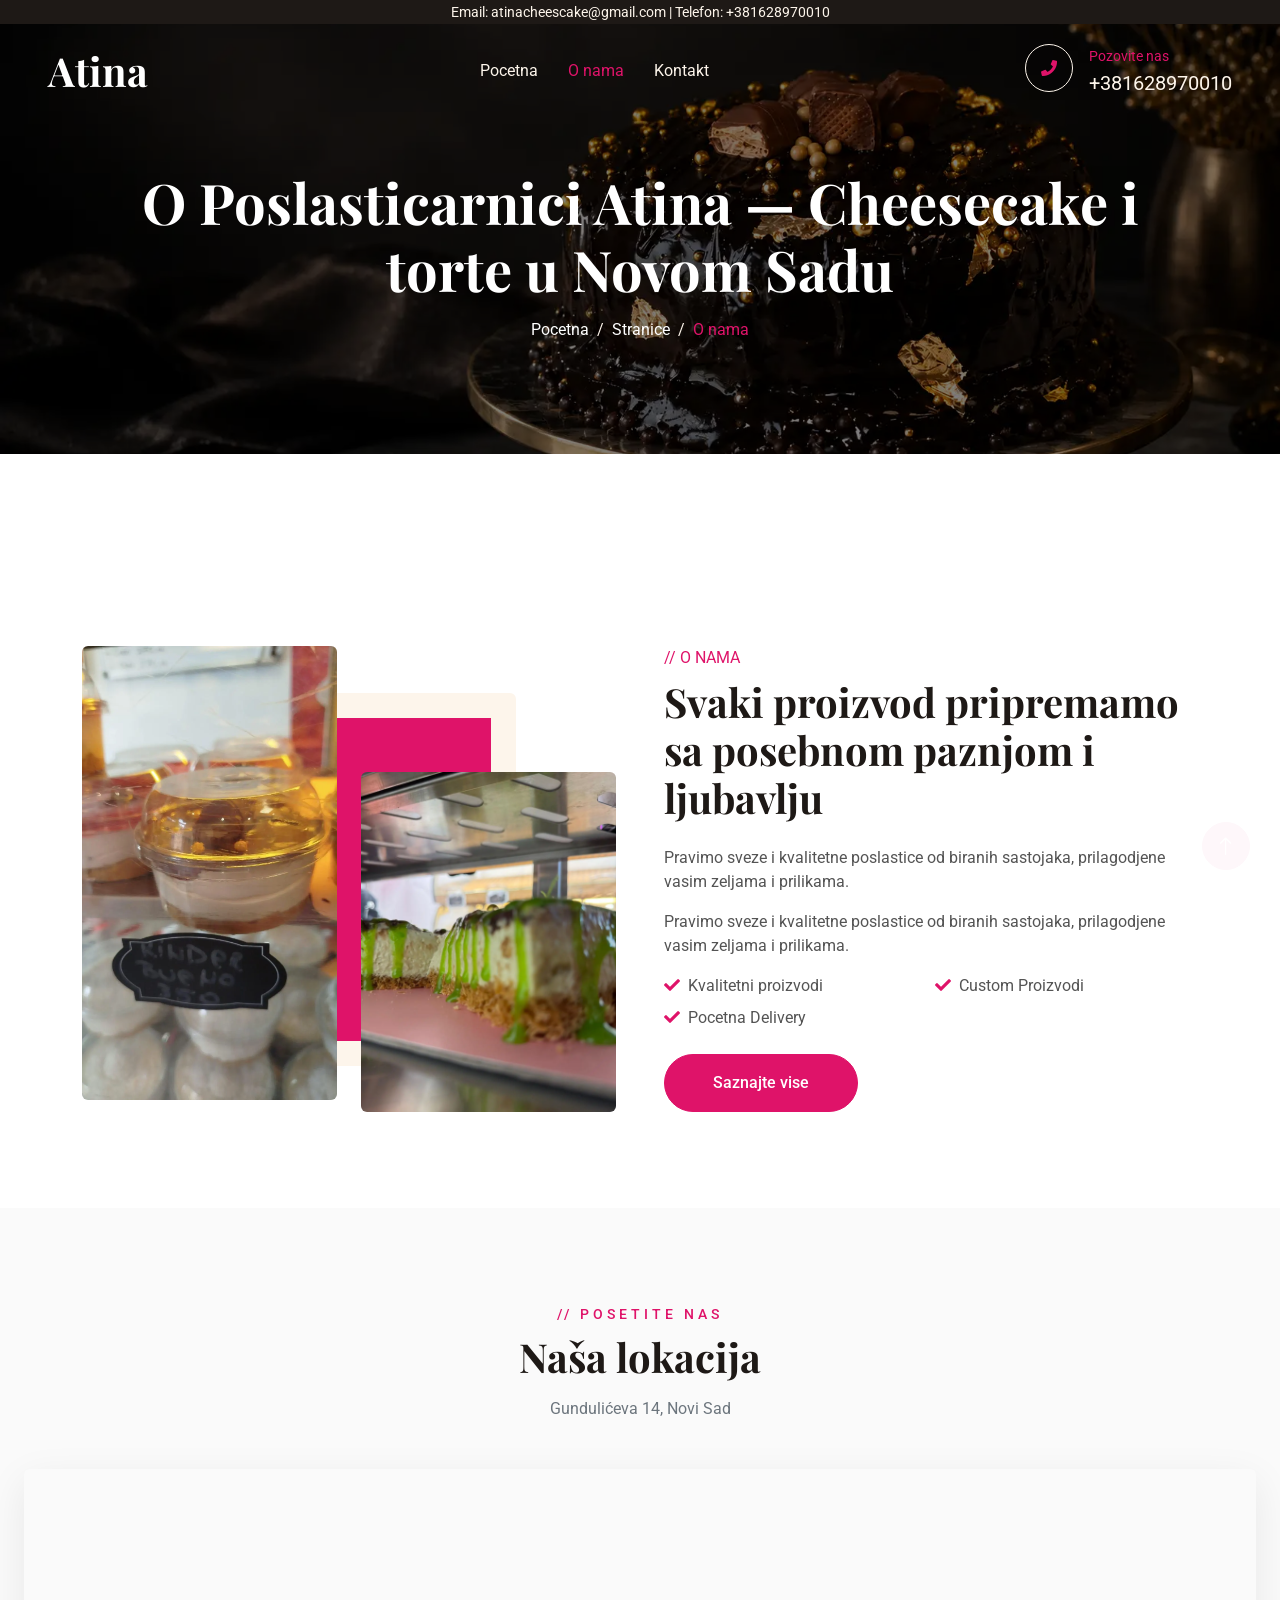
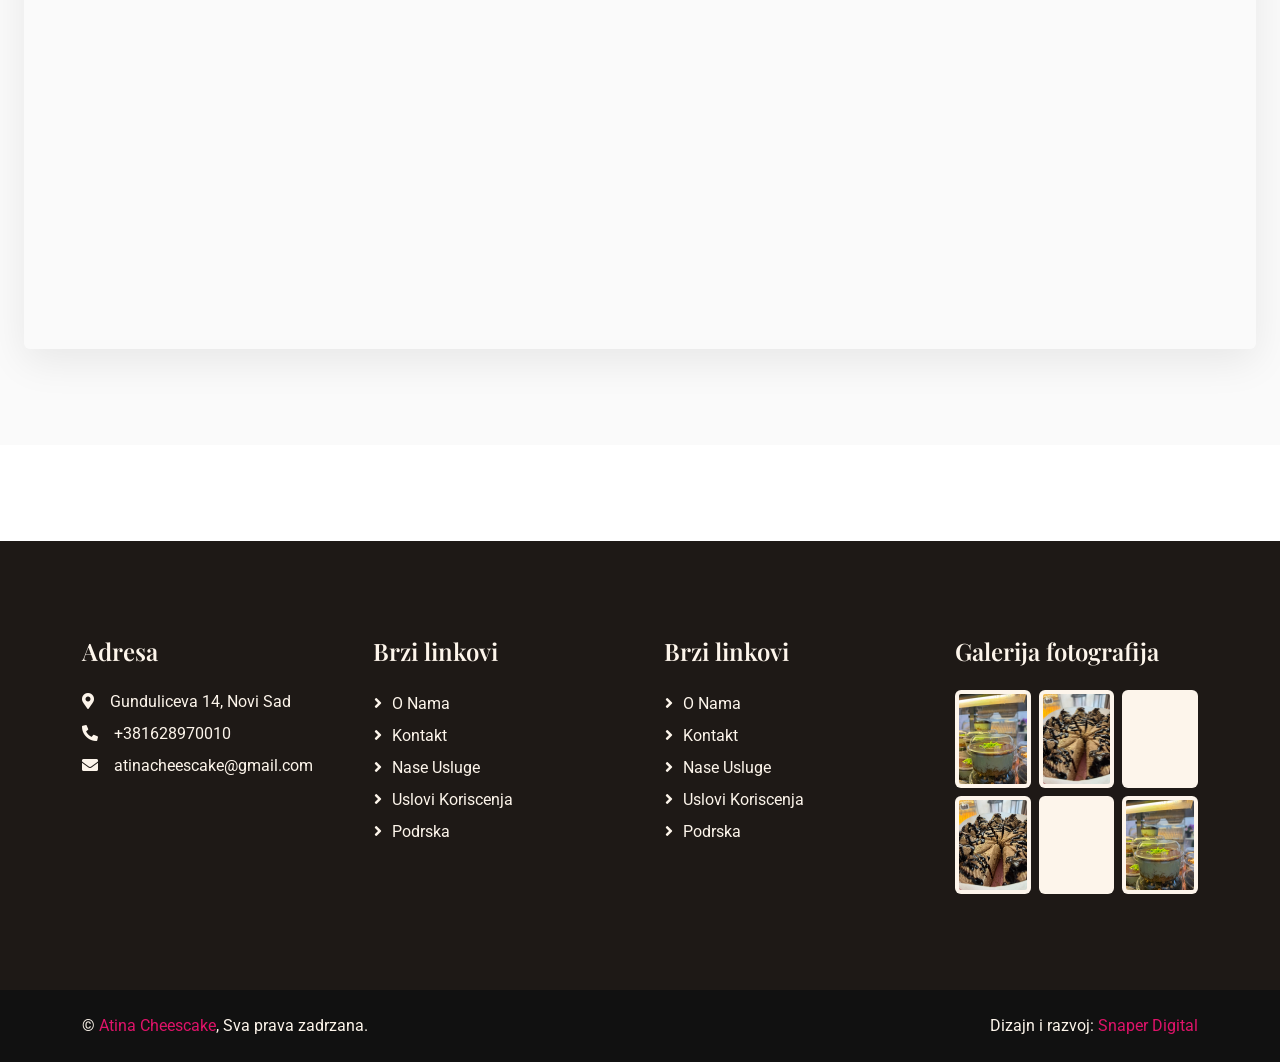
<file: about.html>
<!DOCTYPE html>
<html lang="sr">

<head>
    <meta charset="utf-8">
    <title>O nama — Poslastičarnica Atina Novi Sad | Domaće cheesecake torte</title>
    <meta name="description" content="Upoznajte Poslastičarnicu Atina iz Novog Sada. Pravimo sveže cheesecake torte, domaće deserte i poslastice od biranih sastojaka. Gundulićeva 14, Novi Sad. Pozovite +381 62 897 0010.">
    <meta name="keywords" content="Poslastičarnica Atina, o nama, cheesecake Novi Sad, domaće torte Novi Sad, porodična poslastičarnica, Gundulićeva 14, Atina Cheesecake">
    <meta name="author" content="Poslastičarnica Atina">
    <meta name="robots" content="index, follow, max-image-preview:large">
    <meta name="viewport" content="width=device-width, initial-scale=1.0">
    <meta name="theme-color" content="#df1369">

    <!-- Geo -->
    <meta name="geo.region" content="RS-VO">
    <meta name="geo.placename" content="Novi Sad">
    <meta name="geo.position" content="45.264182;19.843515">
    <meta name="ICBM" content="45.264182, 19.843515">

    <link rel="canonical" href="https://poslasticarnica-atina.rs/about.html">

    <!-- Open Graph -->
    <meta property="og:type" content="website">
    <meta property="og:locale" content="sr_RS">
    <meta property="og:site_name" content="Poslastičarnica Atina">
    <meta property="og:title" content="O nama — Poslastičarnica Atina Novi Sad | Domaće cheesecake torte">
    <meta property="og:description" content="Upoznajte Poslastičarnicu Atina iz Novog Sada. Pravimo sveže cheesecake torte, domaće deserte i poslastice od biranih sastojaka. Gundulićeva 14, Novi Sad. Pozovite +381 62 897 0010.">
    <meta property="og:url" content="https://poslasticarnica-atina.rs/about.html">
    <meta property="og:image" content="https://poslasticarnica-atina.rs/img/atinaImages/herobg.webp">
    <meta property="og:image:alt" content="Poslastičarnica Atina — Novi Sad">

    <!-- Twitter -->
    <meta name="twitter:card" content="summary_large_image">
    <meta name="twitter:title" content="O nama — Poslastičarnica Atina Novi Sad | Domaće cheesecake torte">
    <meta name="twitter:description" content="Upoznajte Poslastičarnicu Atina iz Novog Sada. Pravimo sveže cheesecake torte, domaće deserte i poslastice od biranih sastojaka. Gundulićeva 14, Novi Sad. Pozovite +381 62 897 0010.">
    <meta name="twitter:image" content="https://poslasticarnica-atina.rs/img/atinaImages/herobg.webp">

    <!-- Favicon -->
    <link href="img/favicon.ico" rel="icon">
    <link rel="apple-touch-icon" href="img/favicon.ico">

    <!-- Google Web Fonts -->
    <link rel="preconnect" href="https://fonts.googleapis.com">
    <link rel="preconnect" href="https://fonts.gstatic.com" crossorigin>
    <link href="https://fonts.googleapis.com/css2?family=Roboto:wght@400;500&family=Playfair+Display:wght@600;700&display=swap" rel="stylesheet">

    <!-- Icon Font Stylesheet -->
    <link href="https://cdnjs.cloudflare.com/ajax/libs/font-awesome/5.10.0/css/all.min.css" rel="stylesheet">
    <link href="https://cdn.jsdelivr.net/npm/bootstrap-icons@1.4.1/font/bootstrap-icons.css" rel="stylesheet">

    <!-- Libraries Stylesheet -->
    <link href="lib/animate/animate.min.css" rel="stylesheet">
    <link href="lib/owlcarousel/assets/owl.carousel.min.css" rel="stylesheet">

    <!-- Customized Bootstrap Stylesheet -->
    <link href="css/bootstrap.min.css" rel="stylesheet">

    <!-- Template Stylesheet -->
    <link href="css/style.css" rel="stylesheet">

    <!-- Structured Data -->
    <script type="application/ld+json">
{
  "@context": "https://schema.org",
  "@type": "Bakery",
  "@id": "https://poslasticarnica-atina.rs/#bakery",
  "sameAs": [
    "https://www.instagram.com/atina_cake_ns/"
  ],
  "name": "Poslastičarnica Atina",
  "alternateName": "Atina Cheesecake",
  "description": "Poslastičarnica Atina iz Novog Sada — sveže pripremljeni cheesecake, domaće torte, frappe, sendviči i ketering.",
  "image": "https://poslasticarnica-atina.rs/img/atinaImages/herobg.webp",
  "logo": "https://poslasticarnica-atina.rs/img/favicon.ico",
  "url": "https://poslasticarnica-atina.rs/",
  "telephone": "+381628970010",
  "email": "atinacheescake@gmail.com",
  "priceRange": "100 - 2000 RSD",
  "currenciesAccepted": "RSD",
  "paymentAccepted": "Cash",
  "address": {
    "@type": "PostalAddress",
    "streetAddress": "Gundulićeva 14",
    "addressLocality": "Novi Sad",
    "addressRegion": "Vojvodina",
    "postalCode": "21000",
    "addressCountry": "RS"
  },
  "geo": {
    "@type": "GeoCoordinates",
    "latitude": 45.264182,
    "longitude": 19.843515
  },
  "areaServed": {
    "@type": "City",
    "name": "Novi Sad"
  },
  "servesCuisine": [
    "Cheesecake",
    "Torte",
    "Deserti",
    "Kafa",
    "Frappe",
    "Sendviči",
    "Ketering"
  ]
}
    </script>
    <script type="application/ld+json">
{
  "@context": "https://schema.org",
  "@type": "BreadcrumbList",
  "itemListElement": [
    {
      "@type": "ListItem",
      "position": 1,
      "name": "Početna",
      "item": "https://poslasticarnica-atina.rs/"
    },
    {
      "@type": "ListItem",
      "position": 2,
      "name": "O nama",
      "item": "https://poslasticarnica-atina.rs/about.html"
    }
  ]
}
    </script>
</head>

<body>
    <!-- Spinner Start -->
    <div id="spinner" class="show bg-white position-fixed translate-middle w-100 vh-100 top-50 start-50 d-flex align-items-center justify-content-center">
        <div class="spinner-grow text-primary" role="status"></div>
    </div>
    <!-- Spinner End -->

    <!-- Topbar Start -->
    <div class="container-fluid top-bar bg-dark text-light px-0 wow fadeIn" data-wow-delay="0.1s">
        <div class="row gx-0 align-items-center d-none d-lg-flex">
            <div class="col-12 px-5 text-center">
                <small>Email: atinacheescake@gmail.com | Telefon: <a href="tel:+381628970010" class="text-reset text-decoration-none">+381628970010</a></small>
            </div>
        </div>
    </div>
    <!-- Topbar End -->

    <!-- Navbar Start -->
    <nav class="navbar navbar-expand-lg navbar-dark fixed-top py-lg-0 px-lg-5 wow fadeIn" data-wow-delay="0.1s">
        <a href="index.html" class="navbar-brand ms-4 ms-lg-0">
            <h1 class="text-white m-0">Atina</h1>
        </a>
        <button type="button" class="navbar-toggler me-4" data-bs-toggle="collapse" data-bs-target="#navbarCollapse" aria-controls="navbarCollapse" aria-expanded="false" aria-label="Otvorite glavnu navigaciju">
            <span class="navbar-toggler-icon"></span>
        </button>
        <div class="collapse navbar-collapse" id="navbarCollapse">
            <div class="navbar-nav mx-auto p-4 p-lg-0">
                <a href="index.html" class="nav-item nav-link">Pocetna</a>
                <a href="about.html" class="nav-item nav-link active">O nama</a>
                <a href="contact.html" class="nav-item nav-link">Kontakt</a>
            </div>
            <div class=" d-none d-lg-flex">
                <div class="flex-shrink-0 btn-lg-square border border-light rounded-circle">
                    <i class="fa fa-phone text-primary"></i>
                </div>
                <div class="ps-3">
                    <small class="text-primary mb-0">Pozovite nas</small>
                    <p class="text-light fs-5 mb-0"><a href="tel:+381628970010" class="text-reset text-decoration-none">+381628970010</a></p>
                </div>
            </div>
        </div>
    </nav>
    <!-- Navbar End -->

    <!-- Page Header Start -->
    <div class="container-fluid page-header py-6 wow fadeIn" data-wow-delay="0.1s">
        <div class="container text-center pt-5 pb-3">
            <h1 class="display-4 text-white animated slideInDown mb-3">O Poslasticarnici Atina — Cheesecake i torte u Novom Sadu</h1>
            <nav aria-label="breadcrumb animated slideInDown">
                <ol class="breadcrumb justify-content-center mb-0">
                    <li class="breadcrumb-item"><a class="text-white" href="#">Pocetna</a></li>
                    <li class="breadcrumb-item"><a class="text-white" href="#">Stranice</a></li>
                    <li class="breadcrumb-item text-primary active" aria-current="page">O nama</li>
                </ol>
            </nav>
        </div>
    </div>
    <!-- Page Header End -->

    <!-- O nama Start -->
    <div class="container-xxl py-6">
        <div class="container">
            <div class="row g-5">
                <div class="col-lg-6 wow fadeInUp" data-wow-delay="0.1s">
                    <div class="row img-twice position-relative h-100">
                        <div class="col-6">
                            <img class="img-fluid rounded" src="img/atinaImages/atina-01.webp" alt="Sveze pripremljeni cheesecake u Poslasticarnici Atina" loading="lazy" decoding="async">
                        </div>
                        <div class="col-6 align-self-end">
                            <img class="img-fluid rounded" src="img/atinaImages/atina-02.webp" alt="Domace torte u Poslasticarnici Atina, Gunduliceva 14, Novi Sad" loading="lazy" decoding="async">
                        </div>
                    </div>
                </div>
                <div class="col-lg-6 wow fadeInUp" data-wow-delay="0.5s">
                    <div class="h-100">
                        <p class="text-primary text-uppercase mb-2">// O nama</p>
                        <h1 class="display-6 mb-4">Svaki proizvod pripremamo sa posebnom paznjom i ljubavlju</h1>
                        <p>Pravimo sveze i kvalitetne poslastice od biranih sastojaka, prilagodjene vasim zeljama i prilikama.</p>
                        <p>Pravimo sveze i kvalitetne poslastice od biranih sastojaka, prilagodjene vasim zeljama i prilikama.</p>
                        <div class="row g-2 mb-4">
                            <div class="col-sm-6">
                                <i class="fa fa-check text-primary me-2"></i>Kvalitetni proizvodi
                            </div>
                            <div class="col-sm-6">
                                <i class="fa fa-check text-primary me-2"></i>Custom Proizvodi
                            </div>
                            <div class="col-sm-6">
                                <i class="fa fa-check text-primary me-2"></i>Pocetna Delivery
                            </div>
                        </div>
                        <a class="btn btn-primary rounded-pill py-3 px-5" href="contact.html" aria-label="Saznajte vise — pogledajte kontakt i porudzbine">Saznajte vise</a>
                    </div>
                </div>
            </div>
        </div>
    </div>
    <!-- O nama End -->

    <!-- Map Start -->
    <section class="map-section py-6 wow fadeIn" data-wow-delay="0.1s">
        <div class="container">
            <div class="text-center mx-auto mb-5" style="max-width: 600px;">
                <p class="section-tag mb-2">// Posetite nas</p>
                <h1 class="display-6 mb-3">Naša lokacija</h1>
                <p class="mb-0 text-muted">Gundulićeva 14, Novi Sad</p>
            </div>
        </div>
        <div class="container-xxl px-0 px-md-4">
            <div class="map-frame rounded overflow-hidden">
                <iframe
                    src="https://www.google.com/maps/embed?pb=!1m18!1m12!1m3!1d2808.189399172141!2d19.84351557644115!3d45.264182046761896!2m3!1f0!2f0!3f0!3m2!1i1024!2i768!4f13.1!3m3!1m2!1s0x475b105e4e925bc7%3A0xd3b0591b3616550e!2sGunduli%C4%87eva%2014%2C%20Novi%20Sad!5e0!3m2!1sen!2srs!4v1779754227739!5m2!1sen!2srs"
                    allowfullscreen=""
                    loading="lazy"
                    referrerpolicy="no-referrer-when-downgrade"
                    title="Atina Cheescake - Gundulićeva 14, Novi Sad"></iframe>
            </div>
        </div>
    </section>
    <!-- Map End -->

    <!-- Footer Start -->
    <div class="container-fluid bg-dark text-light footer my-6 mb-0 py-5 wow fadeIn" data-wow-delay="0.1s">
        <div class="container py-5">
            <div class="row g-5">
                <div class="col-lg-3 col-md-6">
                    <h4 class="text-light mb-4">Adresa</h4>
                    <p class="mb-2"><i class="fa fa-map-marker-alt me-3"></i>Gunduliceva 14, Novi Sad</p>
                    <p class="mb-2"><i class="fa fa-phone-alt me-3"></i><a href="tel:+381628970010" class="text-reset text-decoration-none">+381628970010</a></p>
                    <p class="mb-2"><i class="fa fa-envelope me-3"></i>atinacheescake@gmail.com</p>
                </div>
                <div class="col-lg-3 col-md-6">
                    <h4 class="text-light mb-4">Brzi linkovi</h4>
                    <a class="btn btn-link" href="">O nama</a>
                    <a class="btn btn-link" href="">Kontakt</a>
                    <a class="btn btn-link" href="">Nase usluge</a>
                    <a class="btn btn-link" href="">Uslovi koriscenja</a>
                    <a class="btn btn-link" href="">Podrska</a>
                </div>
                <div class="col-lg-3 col-md-6">
                    <h4 class="text-light mb-4">Brzi linkovi</h4>
                    <a class="btn btn-link" href="">O nama</a>
                    <a class="btn btn-link" href="">Kontakt</a>
                    <a class="btn btn-link" href="">Nase usluge</a>
                    <a class="btn btn-link" href="">Uslovi koriscenja</a>
                    <a class="btn btn-link" href="">Podrska</a>
                </div>
                <div class="col-lg-3 col-md-6">
                    <h4 class="text-light mb-4">Galerija fotografija</h4>
                    <div class="row g-2">
                        <div class="col-4">
                            <img class="img-fluid bg-light rounded p-1" src="img/atinaImages/atina-03.webp" alt="Domaca torta — Poslasticarnica Atina Novi Sad" loading="lazy" decoding="async">
                        </div>
                        <div class="col-4">
                            <img class="img-fluid bg-light rounded p-1" src="img/atinaImages/atina-04.webp" alt="Sveze peciva i sendvici — Atina, Novi Sad" loading="lazy" decoding="async">
                        </div>
                        <div class="col-4">
                            <img class="img-fluid bg-light rounded p-1" src="img/atinaImages/atina-05.webp" alt="Domaci kolaci i poslastice — Atina Novi Sad" loading="lazy" decoding="async">
                        </div>
                        <div class="col-4">
                            <img class="img-fluid bg-light rounded p-1" src="img/atinaImages/atina-04.webp" alt="Sveze peciva i sendvici — Atina, Novi Sad" loading="lazy" decoding="async">
                        </div>
                        <div class="col-4">
                            <img class="img-fluid bg-light rounded p-1" src="img/atinaImages/atina-05.webp" alt="Domaci kolaci i poslastice — Atina Novi Sad" loading="lazy" decoding="async">
                        </div>
                        <div class="col-4">
                            <img class="img-fluid bg-light rounded p-1" src="img/atinaImages/atina-03.webp" alt="Domaca torta — Poslasticarnica Atina Novi Sad" loading="lazy" decoding="async">
                        </div>
                    </div>
                </div>
            </div>
        </div>
    </div>
    <!-- Footer End -->

    <!-- Copyright Start -->
    <div class="container-fluid copyright text-light py-4 wow fadeIn" data-wow-delay="0.1s">
        <div class="container">
            <div class="row">
                <div class="col-md-6 text-center text-md-start mb-3 mb-md-0">
                    &copy; <a href="#">Atina Cheescake</a>, Sva prava zadrzana.
                </div>
                <div class="col-md-6 text-center text-md-end">
                    Dizajn i razvoj: <a href="https://snaperdigital.rs" target="_blank">Snaper Digital</a>
                </div>
            </div>
        </div>
    </div>
    <!-- Copyright End -->

    <!-- Back to Top -->
    <a href="#" class="btn btn-lg btn-primary btn-lg-square rounded-circle back-to-top" aria-label="Vratite se na vrh stranice" title="Na vrh"><i class="bi bi-arrow-up" aria-hidden="true"></i></a>

    <!-- JavaScript Libraries -->
    <script src="https://code.jquery.com/jquery-3.4.1.min.js"></script>
    <script src="https://cdn.jsdelivr.net/npm/bootstrap@5.0.0/dist/js/bootstrap.bundle.min.js"></script>
    <script src="lib/wow/wow.min.js"></script>
    <script src="lib/easing/easing.min.js"></script>
    <script src="lib/waypoints/waypoints.min.js"></script>
    <script src="lib/counterup/counterup.min.js"></script>
    <script src="lib/owlcarousel/owl.carousel.min.js"></script>

    <!-- Template Javascript -->
    <script src="js/main.js"></script>
</body>

</html>
</file>
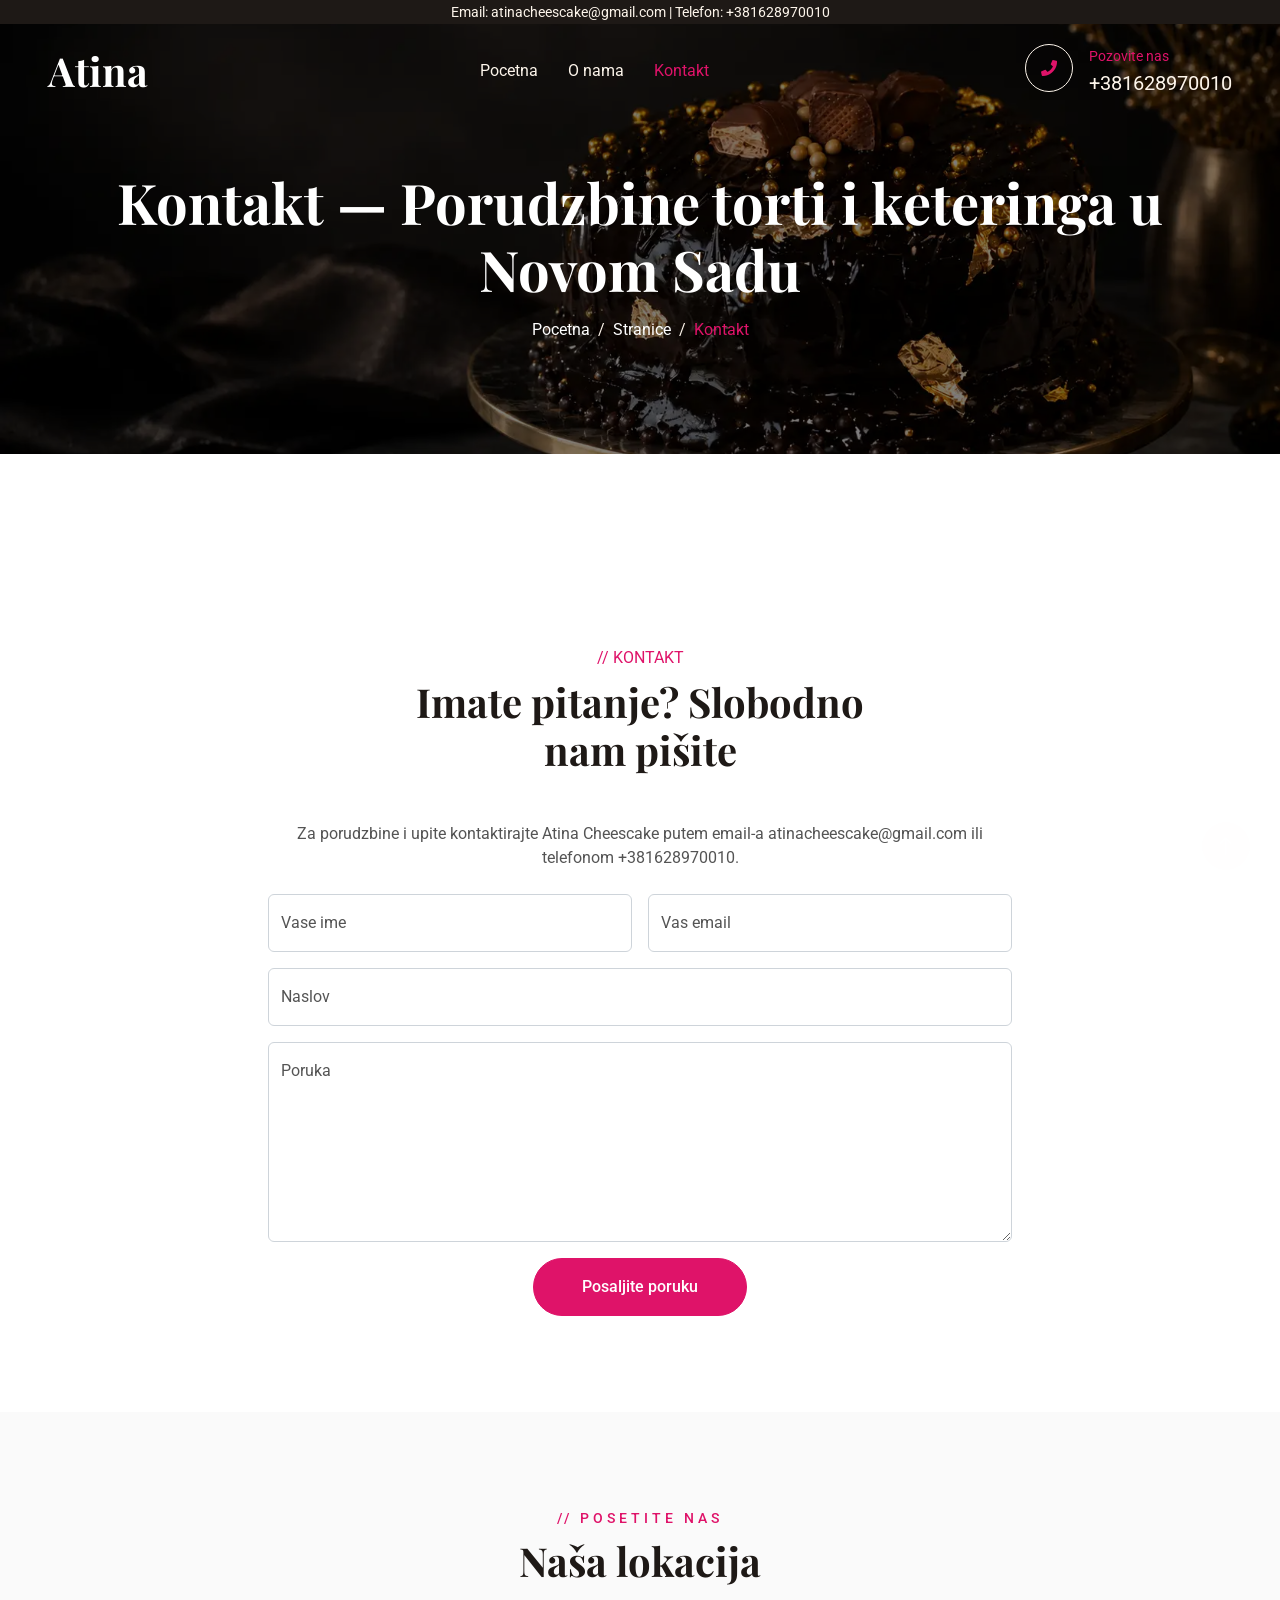
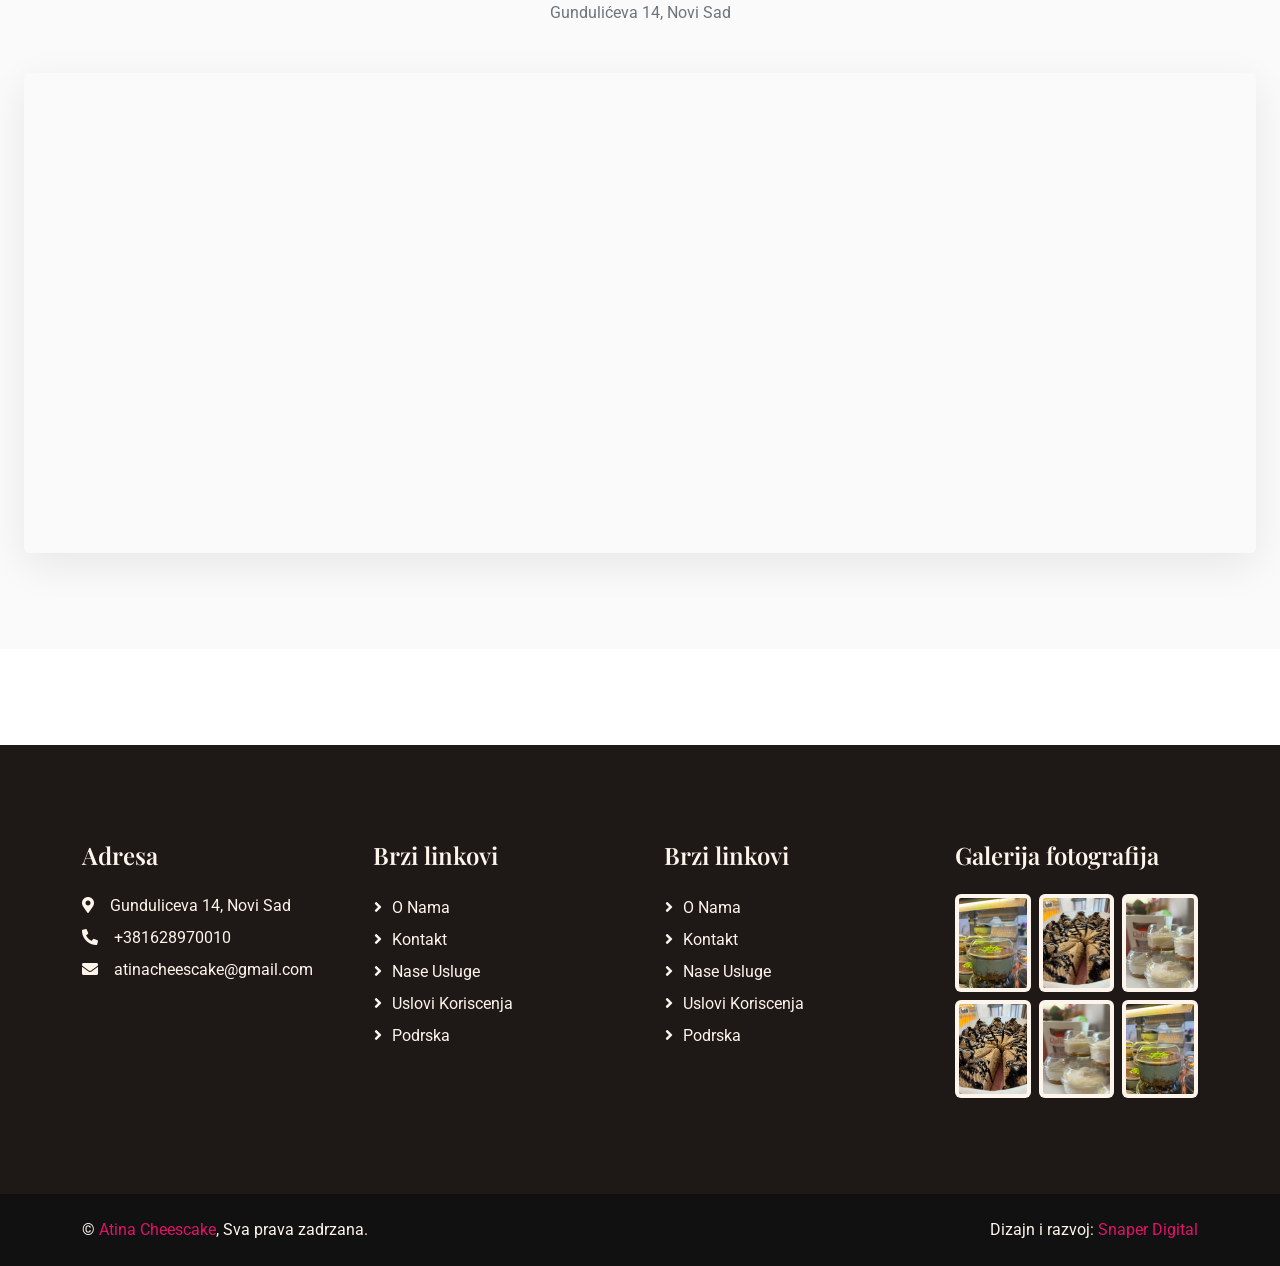
<file: contact.html>
<!DOCTYPE html>
<html lang="sr">

<head>
    <meta charset="utf-8">
    <title>Kontakt — Poslastičarnica Atina Novi Sad | Gundulićeva 14</title>
    <meta name="description" content="Kontaktirajte Poslastičarnicu Atina za porudžbine cheesecake torti, torti po želji i keteringa u Novom Sadu. Gundulićeva 14, Novi Sad. Telefon: +381 62 897 0010.">
    <meta name="keywords" content="kontakt poslastičarnica Novi Sad, porudžbina torte Novi Sad, torta po želji Novi Sad, ketering Novi Sad, Atina Cheesecake kontakt, Gundulićeva 14 Novi Sad">
    <meta name="author" content="Poslastičarnica Atina">
    <meta name="robots" content="index, follow, max-image-preview:large">
    <meta name="viewport" content="width=device-width, initial-scale=1.0">
    <meta name="theme-color" content="#df1369">

    <!-- Geo -->
    <meta name="geo.region" content="RS-VO">
    <meta name="geo.placename" content="Novi Sad">
    <meta name="geo.position" content="45.264182;19.843515">
    <meta name="ICBM" content="45.264182, 19.843515">

    <link rel="canonical" href="https://poslasticarnica-atina.rs/contact.html">

    <!-- Open Graph -->
    <meta property="og:type" content="website">
    <meta property="og:locale" content="sr_RS">
    <meta property="og:site_name" content="Poslastičarnica Atina">
    <meta property="og:title" content="Kontakt — Poslastičarnica Atina Novi Sad | Gundulićeva 14">
    <meta property="og:description" content="Kontaktirajte Poslastičarnicu Atina za porudžbine cheesecake torti, torti po želji i keteringa u Novom Sadu. Gundulićeva 14, Novi Sad. Telefon: +381 62 897 0010.">
    <meta property="og:url" content="https://poslasticarnica-atina.rs/contact.html">
    <meta property="og:image" content="https://poslasticarnica-atina.rs/img/atinaImages/herobg.webp">
    <meta property="og:image:alt" content="Poslastičarnica Atina — Novi Sad">

    <!-- Twitter -->
    <meta name="twitter:card" content="summary_large_image">
    <meta name="twitter:title" content="Kontakt — Poslastičarnica Atina Novi Sad | Gundulićeva 14">
    <meta name="twitter:description" content="Kontaktirajte Poslastičarnicu Atina za porudžbine cheesecake torti, torti po želji i keteringa u Novom Sadu. Gundulićeva 14, Novi Sad. Telefon: +381 62 897 0010.">
    <meta name="twitter:image" content="https://poslasticarnica-atina.rs/img/atinaImages/herobg.webp">

    <!-- Favicon -->
    <link href="img/favicon.ico" rel="icon">
    <link rel="apple-touch-icon" href="img/favicon.ico">

    <!-- Google Web Fonts -->
    <link rel="preconnect" href="https://fonts.googleapis.com">
    <link rel="preconnect" href="https://fonts.gstatic.com" crossorigin>
    <link href="https://fonts.googleapis.com/css2?family=Roboto:wght@400;500&family=Playfair+Display:wght@600;700&display=swap" rel="stylesheet">

    <!-- Icon Font Stylesheet -->
    <link href="https://cdnjs.cloudflare.com/ajax/libs/font-awesome/5.10.0/css/all.min.css" rel="stylesheet">
    <link href="https://cdn.jsdelivr.net/npm/bootstrap-icons@1.4.1/font/bootstrap-icons.css" rel="stylesheet">

    <!-- Libraries Stylesheet -->
    <link href="lib/animate/animate.min.css" rel="stylesheet">
    <link href="lib/owlcarousel/assets/owl.carousel.min.css" rel="stylesheet">

    <!-- Customized Bootstrap Stylesheet -->
    <link href="css/bootstrap.min.css" rel="stylesheet">

    <!-- Template Stylesheet -->
    <link href="css/style.css" rel="stylesheet">

    <!-- Structured Data -->
    <script type="application/ld+json">
{
  "@context": "https://schema.org",
  "@type": "Bakery",
  "@id": "https://poslasticarnica-atina.rs/#bakery",
  "sameAs": [
    "https://www.instagram.com/atina_cake_ns/"
  ],
  "name": "Poslastičarnica Atina",
  "alternateName": "Atina Cheesecake",
  "description": "Poslastičarnica Atina iz Novog Sada — sveže pripremljeni cheesecake, domaće torte, frappe, sendviči i ketering.",
  "image": "https://poslasticarnica-atina.rs/img/atinaImages/herobg.webp",
  "logo": "https://poslasticarnica-atina.rs/img/favicon.ico",
  "url": "https://poslasticarnica-atina.rs/",
  "telephone": "+381628970010",
  "email": "atinacheescake@gmail.com",
  "priceRange": "100 - 2000 RSD",
  "currenciesAccepted": "RSD",
  "paymentAccepted": "Cash",
  "address": {
    "@type": "PostalAddress",
    "streetAddress": "Gundulićeva 14",
    "addressLocality": "Novi Sad",
    "addressRegion": "Vojvodina",
    "postalCode": "21000",
    "addressCountry": "RS"
  },
  "geo": {
    "@type": "GeoCoordinates",
    "latitude": 45.264182,
    "longitude": 19.843515
  },
  "areaServed": {
    "@type": "City",
    "name": "Novi Sad"
  },
  "servesCuisine": [
    "Cheesecake",
    "Torte",
    "Deserti",
    "Kafa",
    "Frappe",
    "Sendviči",
    "Ketering"
  ]
}
    </script>
    <script type="application/ld+json">
{
  "@context": "https://schema.org",
  "@type": "BreadcrumbList",
  "itemListElement": [
    {
      "@type": "ListItem",
      "position": 1,
      "name": "Početna",
      "item": "https://poslasticarnica-atina.rs/"
    },
    {
      "@type": "ListItem",
      "position": 2,
      "name": "Kontakt",
      "item": "https://poslasticarnica-atina.rs/contact.html"
    }
  ]
}
    </script>
</head>

<body>
    <!-- Spinner Start -->
    <div id="spinner" class="show bg-white position-fixed translate-middle w-100 vh-100 top-50 start-50 d-flex align-items-center justify-content-center">
        <div class="spinner-grow text-primary" role="status"></div>
    </div>
    <!-- Spinner End -->

    <!-- Topbar Start -->
    <div class="container-fluid top-bar bg-dark text-light px-0 wow fadeIn" data-wow-delay="0.1s">
        <div class="row gx-0 align-items-center d-none d-lg-flex">
            <div class="col-12 px-5 text-center">
                <small>Email: atinacheescake@gmail.com | Telefon: <a href="tel:+381628970010" class="text-reset text-decoration-none">+381628970010</a></small>
            </div>
        </div>
    </div>
    <!-- Topbar End -->

    <!-- Navbar Start -->
    <nav class="navbar navbar-expand-lg navbar-dark fixed-top py-lg-0 px-lg-5 wow fadeIn" data-wow-delay="0.1s">
        <a href="index.html" class="navbar-brand ms-4 ms-lg-0">
            <h1 class="text-white m-0">Atina</h1>
        </a>
        <button type="button" class="navbar-toggler me-4" data-bs-toggle="collapse" data-bs-target="#navbarCollapse" aria-controls="navbarCollapse" aria-expanded="false" aria-label="Otvorite glavnu navigaciju">
            <span class="navbar-toggler-icon"></span>
        </button>
        <div class="collapse navbar-collapse" id="navbarCollapse">
            <div class="navbar-nav mx-auto p-4 p-lg-0">
                <a href="index.html" class="nav-item nav-link">Pocetna</a>
                <a href="about.html" class="nav-item nav-link">O nama</a>
                <a href="contact.html" class="nav-item nav-link active">Kontakt</a>
            </div>
            <div class=" d-none d-lg-flex">
                <div class="flex-shrink-0 btn-lg-square border border-light rounded-circle">
                    <i class="fa fa-phone text-primary"></i>
                </div>
                <div class="ps-3">
                    <small class="text-primary mb-0">Pozovite nas</small>
                    <p class="text-light fs-5 mb-0"><a href="tel:+381628970010" class="text-reset text-decoration-none">+381628970010</a></p>
                </div>
            </div>
        </div>
    </nav>
    <!-- Navbar End -->

    <!-- Page Header Start -->
    <div class="container-fluid page-header py-6 wow fadeIn" data-wow-delay="0.1s">
        <div class="container text-center pt-5 pb-3">
            <h1 class="display-4 text-white animated slideInDown mb-3">Kontakt — Porudzbine torti i keteringa u Novom Sadu</h1>
            <nav aria-label="breadcrumb animated slideInDown">
                <ol class="breadcrumb justify-content-center mb-0">
                    <li class="breadcrumb-item"><a class="text-white" href="#">Pocetna</a></li>
                    <li class="breadcrumb-item"><a class="text-white" href="#">Stranice</a></li>
                    <li class="breadcrumb-item text-primary active" aria-current="page">Kontakt</li>
                </ol>
            </nav>
        </div>
    </div>
    <!-- Page Header End -->

    <!-- Kontakt Start -->
    <div class="container-xxl py-6">
        <div class="container">
            <div class="text-center mx-auto mb-5 wow fadeInUp" data-wow-delay="0.1s" style="max-width: 500px;">
                <p class="text-primary text-uppercase mb-2">// Kontakt</p>
                <h2 class="display-6 mb-4">Imate pitanje? Slobodno nam pišite</h2>
            </div>
            <div class="row g-0 justify-content-center">
                <div class="col-lg-8 wow fadeInUp" data-wow-delay="0.1s">
                    <p class="text-center mb-4">Za porudzbine i upite kontaktirajte Atina Cheescake putem email-a atinacheescake@gmail.com ili telefonom <a href="tel:+381628970010" class="text-reset text-decoration-none">+381628970010</a>.</p>
                    <form>
                        <div class="row g-3">
                            <div class="col-md-6">
                                <div class="form-floating">
                                    <input type="text" class="form-control" id="name" placeholder="Vase ime">
                                    <label for="name">Vase ime</label>
                                </div>
                            </div>
                            <div class="col-md-6">
                                <div class="form-floating">
                                    <input type="email" class="form-control" id="email" placeholder="Vas email">
                                    <label for="email">Vas email</label>
                                </div>
                            </div>
                            <div class="col-12">
                                <div class="form-floating">
                                    <input type="text" class="form-control" id="subject" placeholder="Naslov">
                                    <label for="subject">Naslov</label>
                                </div>
                            </div>
                            <div class="col-12">
                                <div class="form-floating">
                                    <textarea class="form-control" placeholder="Vaša poruka" id="message" style="height: 200px"></textarea>
                                    <label for="message">Poruka</label>
                                </div>
                            </div>
                            <div class="col-12 text-center">
                                <button class="btn btn-primary rounded-pill py-3 px-5" type="submit" aria-label="Posaljite poruku kontakt formom">Posaljite poruku</button>
                            </div>
                        </div>
                    </form>
                </div>
            </div>
        </div>
    </div>
    <!-- Kontakt End -->

    <!-- Map Start -->
    <section class="map-section py-6 wow fadeIn" data-wow-delay="0.1s">
        <div class="container">
            <div class="text-center mx-auto mb-5" style="max-width: 600px;">
                <p class="section-tag mb-2">// Posetite nas</p>
                <h1 class="display-6 mb-3">Naša lokacija</h1>
                <p class="mb-0 text-muted">Gundulićeva 14, Novi Sad</p>
            </div>
        </div>
        <div class="container-xxl px-0 px-md-4">
            <div class="map-frame rounded overflow-hidden">
                <iframe
                    src="https://www.google.com/maps/embed?pb=!1m18!1m12!1m3!1d2808.189399172141!2d19.84351557644115!3d45.264182046761896!2m3!1f0!2f0!3f0!3m2!1i1024!2i768!4f13.1!3m3!1m2!1s0x475b105e4e925bc7%3A0xd3b0591b3616550e!2sGunduli%C4%87eva%2014%2C%20Novi%20Sad!5e0!3m2!1sen!2srs!4v1779754227739!5m2!1sen!2srs"
                    allowfullscreen=""
                    loading="lazy"
                    referrerpolicy="no-referrer-when-downgrade"
                    title="Atina Cheescake - Gundulićeva 14, Novi Sad"></iframe>
            </div>
        </div>
    </section>
    <!-- Map End -->

    <!-- Footer Start -->
    <div class="container-fluid bg-dark text-light footer my-6 mb-0 py-5 wow fadeIn" data-wow-delay="0.1s">
        <div class="container py-5">
            <div class="row g-5">
                <div class="col-lg-3 col-md-6">
                    <h4 class="text-light mb-4">Adresa</h4>
                    <p class="mb-2"><i class="fa fa-map-marker-alt me-3"></i>Gunduliceva 14, Novi Sad</p>
                    <p class="mb-2"><i class="fa fa-phone-alt me-3"></i><a href="tel:+381628970010" class="text-reset text-decoration-none">+381628970010</a></p>
                    <p class="mb-2"><i class="fa fa-envelope me-3"></i>atinacheescake@gmail.com</p>
                </div>
                <div class="col-lg-3 col-md-6">
                    <h4 class="text-light mb-4">Brzi linkovi</h4>
                    <a class="btn btn-link" href="">O nama</a>
                    <a class="btn btn-link" href="">Kontakt</a>
                    <a class="btn btn-link" href="">Nase usluge</a>
                    <a class="btn btn-link" href="">Uslovi koriscenja</a>
                    <a class="btn btn-link" href="">Podrska</a>
                </div>
                <div class="col-lg-3 col-md-6">
                    <h4 class="text-light mb-4">Brzi linkovi</h4>
                    <a class="btn btn-link" href="">O nama</a>
                    <a class="btn btn-link" href="">Kontakt</a>
                    <a class="btn btn-link" href="">Nase usluge</a>
                    <a class="btn btn-link" href="">Uslovi koriscenja</a>
                    <a class="btn btn-link" href="">Podrska</a>
                </div>
                <div class="col-lg-3 col-md-6">
                    <h4 class="text-light mb-4">Galerija fotografija</h4>
                    <div class="row g-2">
                        <div class="col-4">
                            <img class="img-fluid bg-light rounded p-1" src="img/atinaImages/atina-03.webp" alt="Domaca torta — Poslasticarnica Atina Novi Sad" loading="lazy" decoding="async">
                        </div>
                        <div class="col-4">
                            <img class="img-fluid bg-light rounded p-1" src="img/atinaImages/atina-04.webp" alt="Sveze peciva i sendvici — Atina, Novi Sad" loading="lazy" decoding="async">
                        </div>
                        <div class="col-4">
                            <img class="img-fluid bg-light rounded p-1" src="img/atinaImages/atina-05.webp" alt="Domaci kolaci i poslastice — Atina Novi Sad" loading="lazy" decoding="async">
                        </div>
                        <div class="col-4">
                            <img class="img-fluid bg-light rounded p-1" src="img/atinaImages/atina-04.webp" alt="Sveze peciva i sendvici — Atina, Novi Sad" loading="lazy" decoding="async">
                        </div>
                        <div class="col-4">
                            <img class="img-fluid bg-light rounded p-1" src="img/atinaImages/atina-05.webp" alt="Domaci kolaci i poslastice — Atina Novi Sad" loading="lazy" decoding="async">
                        </div>
                        <div class="col-4">
                            <img class="img-fluid bg-light rounded p-1" src="img/atinaImages/atina-03.webp" alt="Domaca torta — Poslasticarnica Atina Novi Sad" loading="lazy" decoding="async">
                        </div>
                    </div>
                </div>
            </div>
        </div>
    </div>
    <!-- Footer End -->

    <!-- Copyright Start -->
    <div class="container-fluid copyright text-light py-4 wow fadeIn" data-wow-delay="0.1s">
        <div class="container">
            <div class="row">
                <div class="col-md-6 text-center text-md-start mb-3 mb-md-0">
                    &copy; <a href="#">Atina Cheescake</a>, Sva prava zadrzana.
                </div>
                <div class="col-md-6 text-center text-md-end">
                    Dizajn i razvoj: <a href="https://snaperdigital.rs" target="_blank">Snaper Digital</a>
                </div>
            </div>
        </div>
    </div>
    <!-- Copyright End -->

    <!-- Back to Top -->
    <a href="#" class="btn btn-lg btn-primary btn-lg-square rounded-circle back-to-top" aria-label="Vratite se na vrh stranice" title="Na vrh"><i class="bi bi-arrow-up" aria-hidden="true"></i></a>

    <!-- JavaScript Libraries -->
    <script src="https://code.jquery.com/jquery-3.4.1.min.js"></script>
    <script src="https://cdn.jsdelivr.net/npm/bootstrap@5.0.0/dist/js/bootstrap.bundle.min.js"></script>
    <script src="lib/wow/wow.min.js"></script>
    <script src="lib/easing/easing.min.js"></script>
    <script src="lib/waypoints/waypoints.min.js"></script>
    <script src="lib/counterup/counterup.min.js"></script>
    <script src="lib/owlcarousel/owl.carousel.min.js"></script>

    <!-- Template Javascript -->
    <script src="js/main.js"></script>
</body>

</html>
</file>
<file: css/style.css>
/********** Template CSS **********/
:root {
    --primary: #df1369;
    --secondary: #545454;
    --light: #FDF5EB;
    --dark: #1E1916;
}

h4,
h5,
h6,
.h4,
.h5,
.h6 {
    font-weight: 600 !important;
}

.py-6 {
    padding-top: 6rem;
    padding-bottom: 6rem;
}

.my-6 {
    margin-top: 6rem;
    margin-bottom: 6rem;
}

.back-to-top {
    position: fixed;
    display: none;
    right: 30px;
    bottom: 30px;
    z-index: 99;
}


/*** Spinner ***/
#spinner {
    opacity: 0;
    visibility: hidden;
    transition: opacity .5s ease-out, visibility 0s linear .5s;
    z-index: 99999;
}

#spinner.show {
    transition: opacity .5s ease-out, visibility 0s linear 0s;
    visibility: visible;
    opacity: 1;
}


/*** Button ***/
.btn {
    font-weight: 500;
    transition: .5s;
}

.btn.btn-primary {
    color: #FFFFFF;
}

.btn-square {
    width: 38px;
    height: 38px;
}

.btn-sm-square {
    width: 32px;
    height: 32px;
}

.btn-lg-square {
    width: 48px;
    height: 48px;
}

.btn-square,
.btn-sm-square,
.btn-lg-square {
    padding: 0;
    display: flex;
    align-items: center;
    justify-content: center;
    font-weight: normal;
}


/*** Navbar ***/
.navbar .dropdown-toggle::after {
    border: none;
    content: "\f107";
    font-family: "Font Awesome 5 Free";
    font-weight: 900;
    vertical-align: middle;
    margin-left: 8px;
}

.navbar .navbar-nav .nav-link {
    padding: 35px 15px;
    color: var(--light);
    outline: none;
}

.navbar .navbar-nav .nav-link:hover,
.navbar .navbar-nav .nav-link.active {
    color: var(--primary);
}

.navbar.fixed-top {
    transition: .5s;
}

@media (max-width: 991.98px) {
    .navbar .navbar-nav {
        margin-top: 10px;
        border-top: 1px solid rgba(255, 255, 255, .3);
        background: var(--dark);
    }

    .navbar .navbar-nav .nav-link {
        padding: 10px 0;
    }
}

@media (min-width: 992px) {
    .navbar .nav-item .dropdown-menu {
        display: block;
        visibility: hidden;
        top: 100%;
        transform: rotateX(-75deg);
        transform-origin: 0% 0%;
        transition: .5s;
        opacity: 0;
    }

    .navbar .nav-item:hover .dropdown-menu {
        transform: rotateX(0deg);
        visibility: visible;
        transition: .5s;
        opacity: 1;
    }
}


/*** Hero ***/
.hero {
    position: relative;
    overflow: hidden;
    margin-bottom: 3rem;
}

.hero .hero-image {
    display: block;
    width: 100%;
    height: auto;
}

.hero .hero-overlay {
    position: absolute;
    inset: 0;
    background: rgba(0, 0, 0, .5);
    pointer-events: none;
}

.hero .hero-content {
    position: absolute;
    inset: 0;
    display: flex;
    align-items: center;
}

@media (max-width: 768px) {
    .hero {
        min-height: 600px;
    }

    .hero .hero-image {
        position: absolute;
        inset: 0;
        width: 100%;
        height: 100%;
        object-fit: cover;
    }

    .hero .hero-content p {
        font-size: 16px !important;
    }
}


/*** Header ***/
.header-carousel .owl-carousel-inner {
    position: absolute;
    width: 100%;
    height: 100%;
    top: 0;
    left: 0;
    display: flex;
    align-items: center;
    background: rgba(0, 0, 0, .5);
}

@media (max-width: 768px) {
    .header-carousel .owl-carousel-item {
        position: relative;
        min-height: 600px;
    }

    .header-carousel .owl-carousel-item img {
        position: absolute;
        width: 100%;
        height: 100%;
        object-fit: cover;
    }

    .header-carousel .owl-carousel-item p {
        font-size: 16px !important;
    }
}

.header-carousel .owl-nav {
    position: relative;
    width: 80px;
    height: 80px;
    margin: -40px auto 0 auto;
    display: flex;
    justify-content: center;
    align-items: center;
}

.header-carousel .owl-nav::before {
    position: absolute;
    content: "";
    width: 100%;
    height: 100%;
    top: 0;
    left: 0;
    background: #FFFFFF;
    transform: rotate(45deg);
}

.header-carousel .owl-nav .owl-prev,
.header-carousel .owl-nav .owl-next {
    position: relative;
    font-size: 40px;
    color: var(--primary);
    transition: .5s;
    z-index: 1;
}

.header-carousel .owl-nav .owl-prev:hover,
.header-carousel .owl-nav .owl-next:hover {
    color: var(--dark);
}

.page-header {
    margin-bottom: 6rem;
    background: linear-gradient(rgba(0, 0, 0, .5), rgba(0, 0, 0, .5)), url(../img/atinaImages/herobg.webp) center center no-repeat;
    background-size: cover;
}

.breadcrumb-item+.breadcrumb-item::before {
    color: var(--light);
}


/*** Facts ***/
.fact-item {
    transition: .5s;
}

.fact-item:hover {
    margin-top: -10px;
    background: #FFFFFF !important;
    box-shadow: 0 0 45px rgba(0, 0, 0, .07);
}


/*** About ***/
.img-twice::before {
    position: absolute;
    content: "";
    width: 60%;
    height: 80%;
    top: 10%;
    left: 20%;
    background: var(--primary);
    border: 25px solid var(--light);
    border-radius: 6px;
    z-index: -1;
}


/*** Product ***/
.product-item {
    transition: .5s;
}

.product-item:hover {
    background: var(--primary) !important;
}

.product-item:hover * {
    color: var(--light);
}

.product-item:hover .border-primary {
    border-color: var(--light) !important;
}

.product-item .product-overlay {
    position: absolute;
    width: 100%;
    height: 0;
    top: 0;
    left: 0;
    display: flex;
    align-items: center;
    justify-content: center;
    background: rgba(0, 0, 0, .5);
    overflow: hidden;
    opacity: 0;
    transition: .5s;
}

.product-item:hover .product-overlay {
    height: 100%;
    opacity: 1;
}


/*** Team ***/
.team-item .team-text {
    position: relative;
    height: 100px;
    overflow: hidden;
}

.team-item .team-title {
    position: absolute;
    width: 100%;
    height: 100%;
    top: 0;
    left: 0;
    display: flex;
    flex-direction: column;
    align-items: center;
    justify-content: center;
    background: var(--light);
    transition: .5s;
}

.team-item:hover .team-title {
    top: -100px;
}

.team-item .team-social {
    position: absolute;
    width: 100%;
    height: 100%;
    top: 100px;
    left: 0;
    display: flex;
    align-items: center;
    justify-content: center;
    background: var(--primary);
    transition: .5s;
}

.team-item .team-social .btn {
    margin: 0 3px;
}

.team-item:hover .team-social {
    top: 0;
}


/*** Map Section ***/
.map-section {
    background-color: #FAFAFA;
}

.map-section .section-tag {
    color: var(--primary);
    text-transform: uppercase;
    letter-spacing: 4px;
    font-size: 0.85rem;
    font-weight: 500;
}

.map-frame {
    position: relative;
    width: 100%;
    height: 480px;
    overflow: hidden;
    box-shadow: 0 12px 40px rgba(0, 0, 0, 0.08);
}

.map-frame iframe {
    width: 100%;
    height: 100%;
    border: 0;
    display: block;
    filter: grayscale(30%) contrast(102%);
    transition: filter 0.6s ease;
}

.map-frame:hover iframe {
    filter: grayscale(0%) contrast(100%);
}

@media (max-width: 768px) {
    .map-frame {
        height: 360px;
    }
}


/*** Menu Section ***/
.menu-section {
    background-color: var(--dark);
    color: #FFFFFF;
}

.menu-section .section-tag {
    color: var(--primary);
    text-transform: uppercase;
    letter-spacing: 4px;
    font-size: 0.85rem;
    font-weight: 500;
}

.menu-section .section-title {
    font-family: 'Playfair Display', serif;
    color: #FFFFFF;
    letter-spacing: 1px;
}

.menu-grid {
    column-count: 2;
    column-gap: 5rem;
}

@media (max-width: 991.98px) {
    .menu-grid {
        column-count: 1;
        column-gap: 0;
    }
}

.menu-category {
    break-inside: avoid;
    page-break-inside: avoid;
    -webkit-column-break-inside: avoid;
    margin-bottom: 3.5rem;
}

.menu-category-title {
    font-family: 'Playfair Display', serif;
    color: var(--primary);
    font-size: 1.5rem;
    font-weight: 700;
    text-transform: uppercase;
    letter-spacing: 3px;
    padding-bottom: 0.85rem;
    margin-bottom: 1.75rem;
    border-bottom: 1px solid rgba(223, 19, 105, 0.35);
}

.menu-item {
    display: flex;
    align-items: baseline;
    margin-bottom: 0.85rem;
    color: rgba(255, 255, 255, 0.85);
    font-size: 1rem;
    letter-spacing: 0.3px;
}

.menu-item__name {
    flex-shrink: 0;
}

.menu-item__leader {
    flex-grow: 1;
    border-bottom: 1px dotted rgba(255, 255, 255, 0.18);
    margin: 0 0.85rem;
    position: relative;
    top: -5px;
}

.menu-item__price {
    flex-shrink: 0;
    color: var(--primary);
    font-weight: 500;
    white-space: nowrap;
}


/*** Testimonial ***/
.testimonial-carousel .owl-item .testimonial-item img {
    width: 60px;
    height: 60px;
}

.testimonial-avatar {
    flex-shrink: 0;
    width: 60px;
    height: 60px;
    border-radius: 50%;
    background: var(--primary);
    color: #fff;
    display: flex;
    align-items: center;
    justify-content: center;
    font-family: 'Playfair Display', serif;
    font-weight: 700;
    font-size: 1.1rem;
    letter-spacing: 1px;
    transition: .5s;
}

.testimonial-carousel .owl-item.center .testimonial-avatar {
    background: #FFFFFF;
    color: var(--primary);
}

.testimonial-carousel .owl-item .testimonial-item,
.testimonial-carousel .owl-item .testimonial-item * {
    transition: .5s;
}

.testimonial-carousel .owl-item.center .testimonial-item {
    background: var(--primary) !important;
}

.testimonial-carousel .owl-item.center .testimonial-item * {
    color: #FFFFFF !important;
}

.testimonial-carousel .owl-nav {
    margin-top: 30px;
    display: flex;
    justify-content: center;
}

.testimonial-carousel .owl-nav .owl-prev,
.testimonial-carousel .owl-nav .owl-next {
    margin: 0 12px;
    width: 50px;
    height: 50px;
    display: flex;
    align-items: center;
    justify-content: center;
    border-radius: 50px;
    font-size: 22px;
    color: var(--light);
    background: var(--primary);
    transition: .5s;
}

.testimonial-carousel .owl-nav .owl-prev:hover,
.testimonial-carousel .owl-nav .owl-next:hover {
    color: var(--primary);
    background: var(--dark);
}


/*** Footer ***/
.footer .btn.btn-link {
    display: block;
    margin-bottom: 5px;
    padding: 0;
    text-align: left;
    color: var(--light);
    font-weight: normal;
    text-transform: capitalize;
    transition: .3s;
}

.footer .btn.btn-link::before {
    position: relative;
    content: "\f105";
    font-family: "Font Awesome 5 Free";
    font-weight: 900;
    color: var(--light);
    margin-right: 10px;
}

.footer .btn.btn-link:hover {
    color: var(--primary);
    letter-spacing: 1px;
    box-shadow: none;
}

.copyright {
    background: #111111;
}

.copyright a {
    color: var(--primary);
}

.copyright a:hover {
    color: var(--light);
}
</file>
